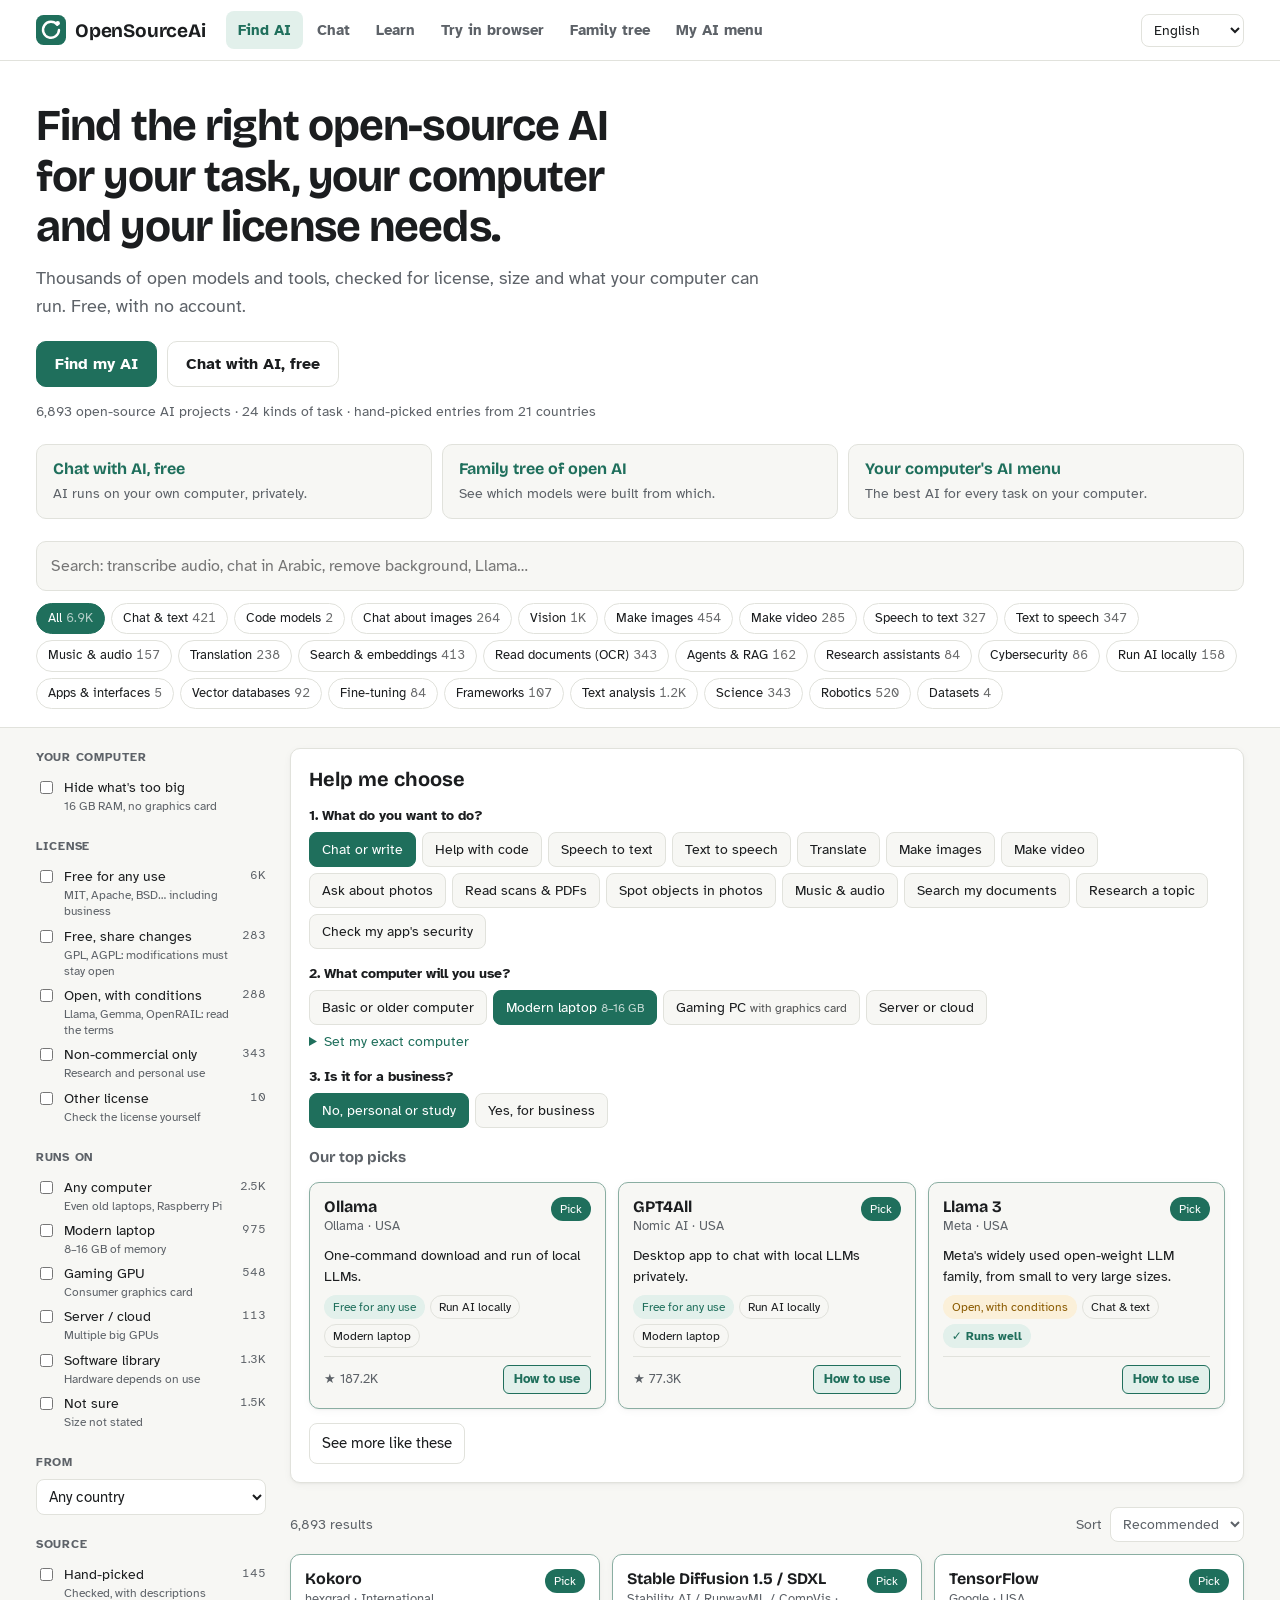
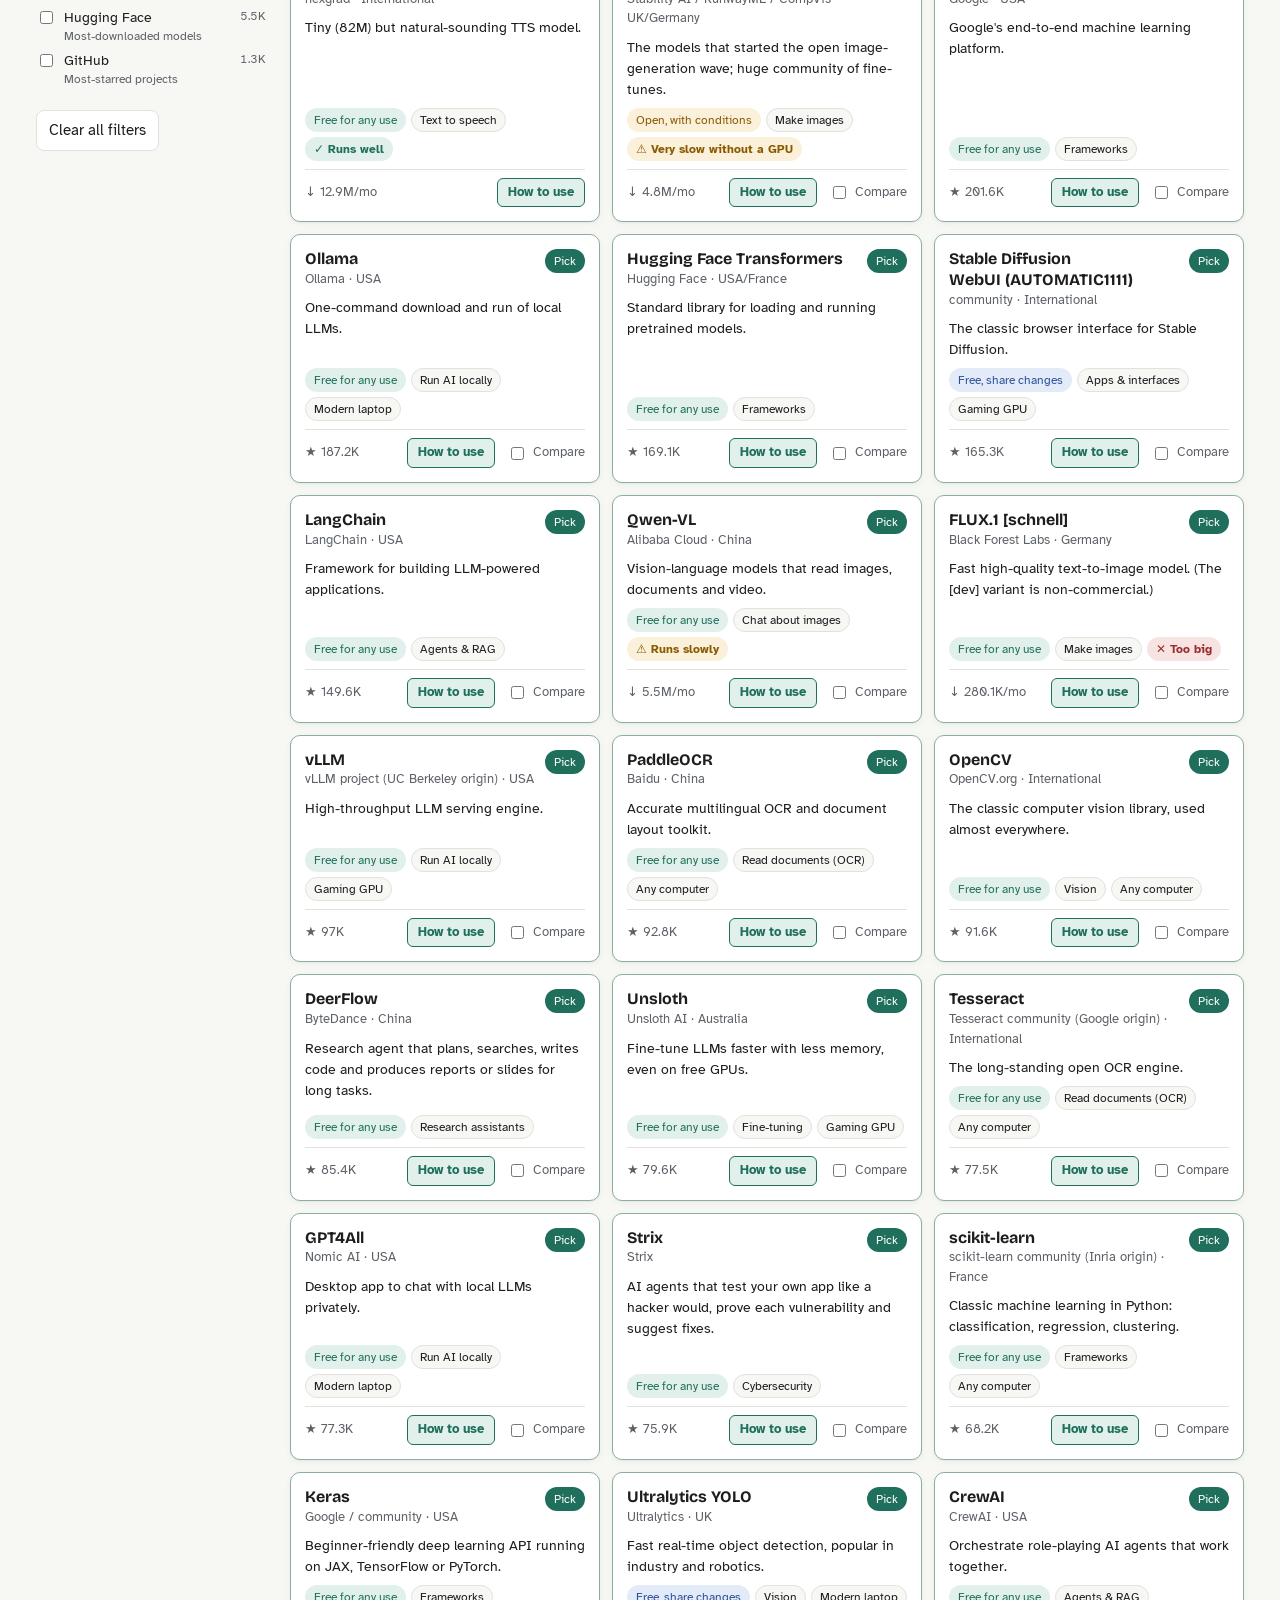
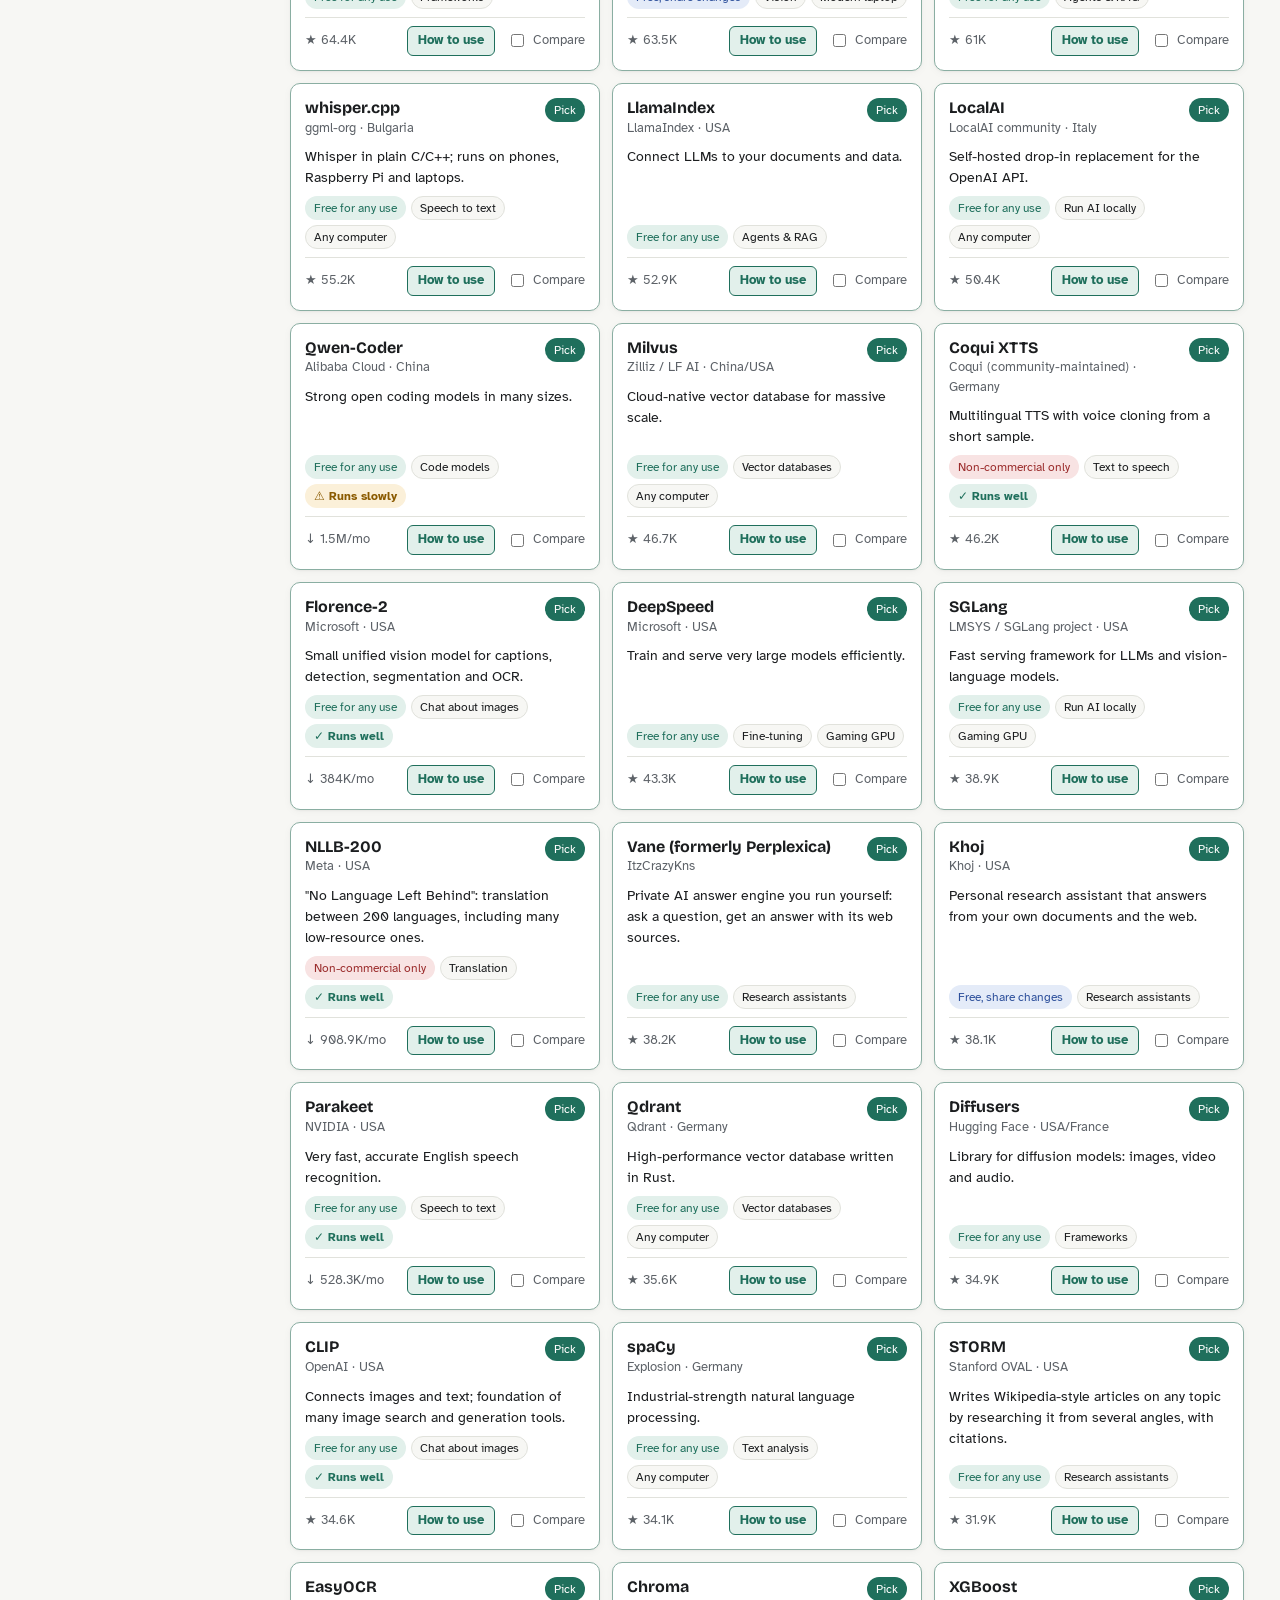
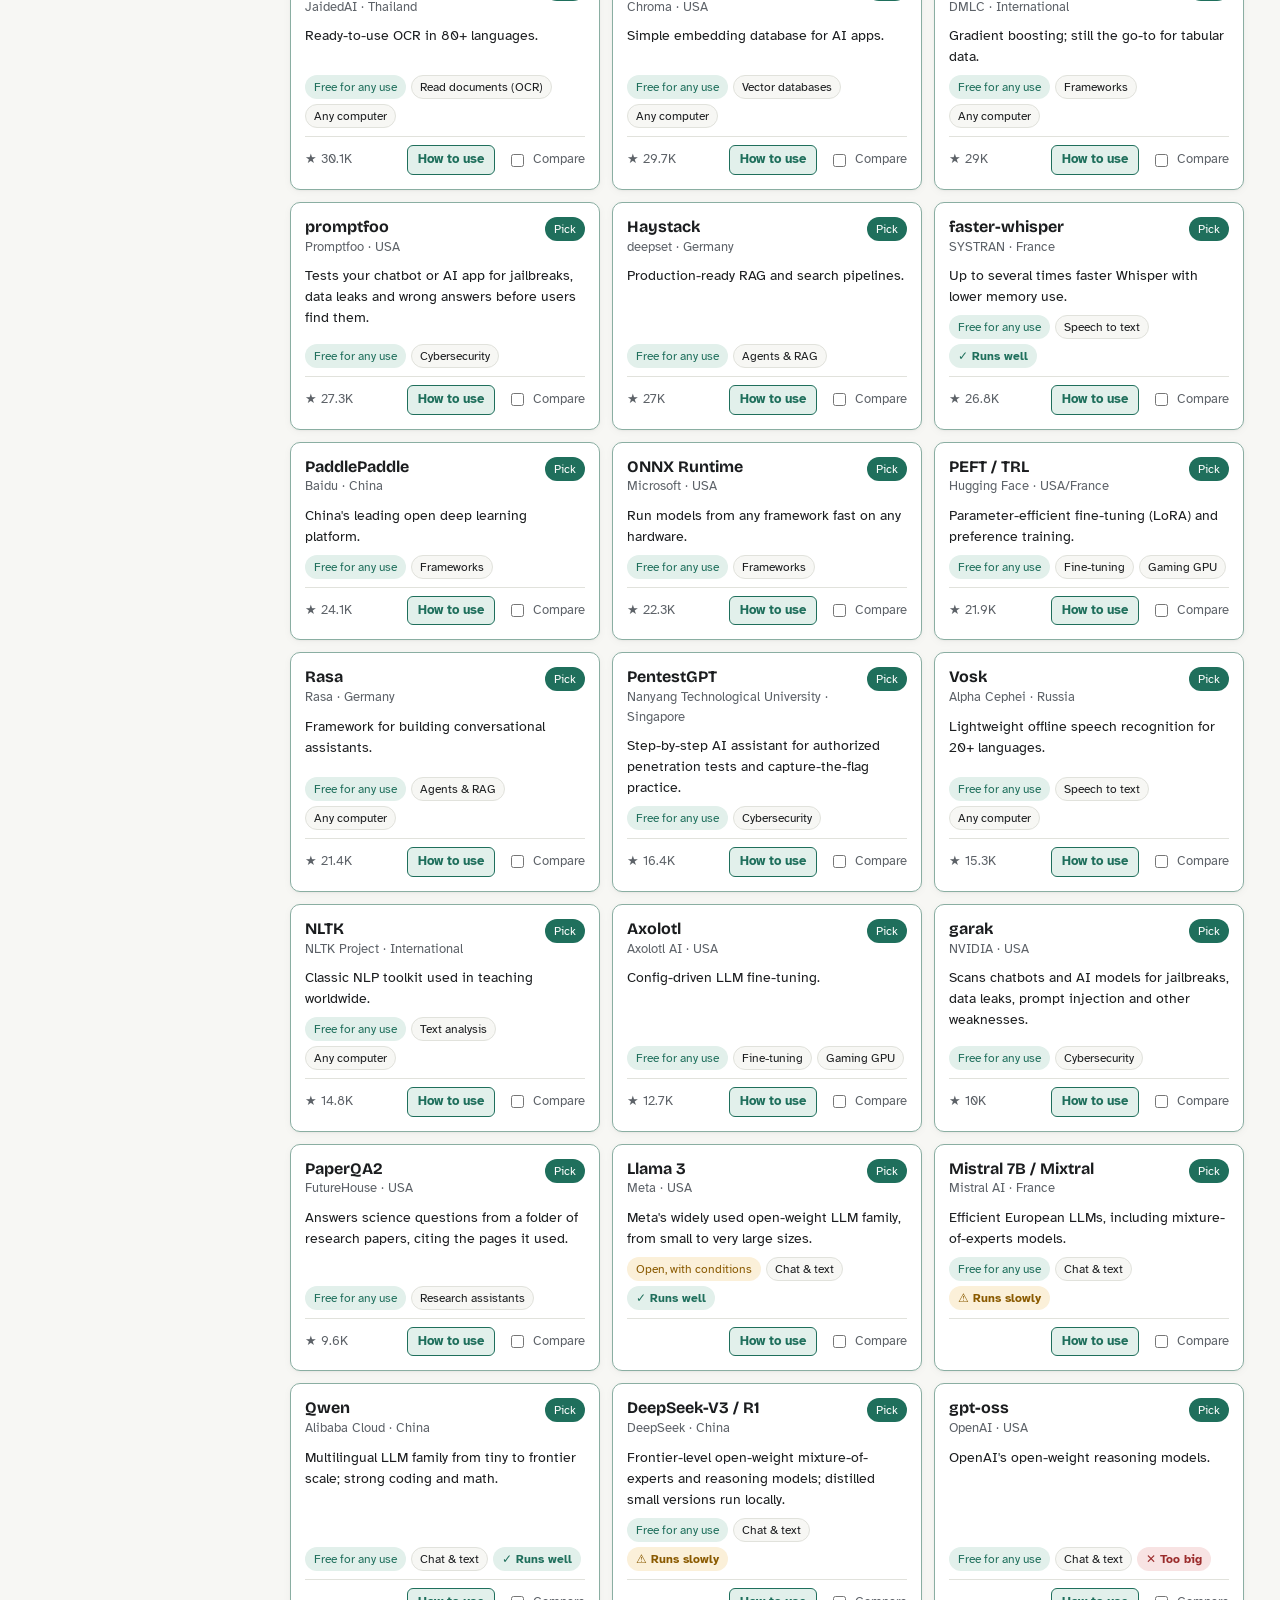
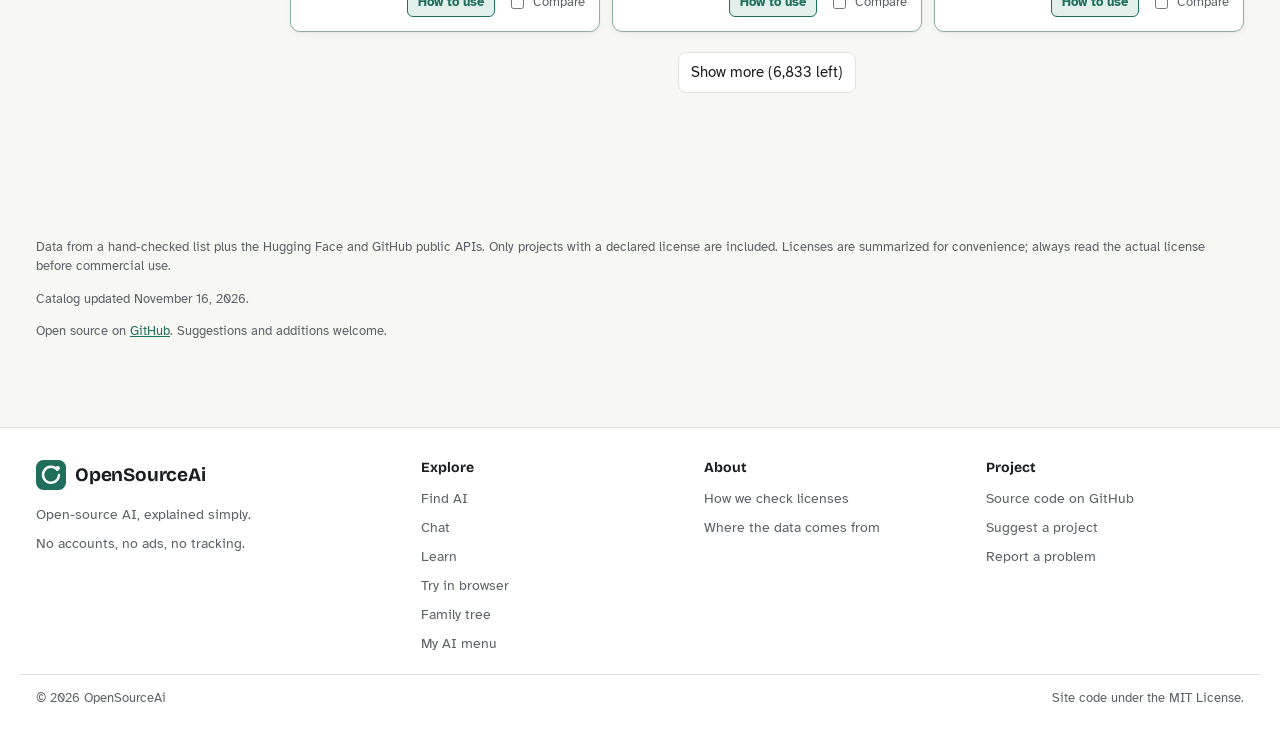
<file: site/index.html>
<!doctype html>
<html lang="en">
<head>
  <meta charset="utf-8">
  <meta name="viewport" content="width=device-width, initial-scale=1">
  <title>OpenSourceAi</title>
  <meta name="claude:viewport-fit-sides" content="cover">
  <meta name="description" content="Find the right open-source AI for your task, your computer and your license needs.">
  <link rel="preconnect" href="https://fonts.googleapis.com">
  <link rel="preconnect" href="https://fonts.gstatic.com" crossorigin>
  <link rel="stylesheet" href="https://fonts.googleapis.com/css2?family=Atkinson+Hyperlegible:wght@400;700&family=Bricolage+Grotesque:opsz,wght@12..96,600;12..96,700&display=swap">
  <link rel="stylesheet" href="style.css?v=bbebe0ced4">
  <!-- site-meta -->
  <link rel="icon" href="favicon.svg" type="image/svg+xml">
  <link rel="apple-touch-icon" href="apple-touch-icon.png">
  <meta name="theme-color" content="#1f6f5c">
  <link rel="canonical" href="https://alishahid74.github.io/OpenSourceAi/">
  <meta property="og:url" content="https://alishahid74.github.io/OpenSourceAi/">
  <meta property="og:type" content="website">
  <meta property="og:site_name" content="OpenSourceAi">
  <meta property="og:title" content="OpenSourceAi">
  <meta property="og:description" content="Find the right open-source AI for your task, your computer and your license needs.">
  <meta property="og:image" content="https://alishahid74.github.io/OpenSourceAi/og-image.png">
  <meta property="og:image:width" content="1200">
  <meta property="og:image:height" content="630">
  <meta name="twitter:card" content="summary_large_image">
  <!-- /site-meta -->
</head>
<body>
  <a class="skip" href="#main" data-i18n="skip">Skip to content</a>
  <!-- site-header -->
  <header class="site-header">
    <div class="wrap site-bar">
      <a class="brand" href="index.html" data-page="index.html"><svg class="brand-mark" viewBox="0 0 32 32" aria-hidden="true"><rect width="32" height="32" rx="8" fill="currentColor"/><path d="M22.6 10.4A8.5 8.5 0 1 0 24.5 16" fill="none" stroke="#fff" stroke-width="2.6" stroke-linecap="round"/><circle cx="23.2" cy="8.8" r="2.3" fill="#fff"/></svg><span>OpenSourceAi</span></a>
      <button class="nav-toggle" type="button" aria-expanded="false" aria-controls="siteNav" data-i18n-aria="nav.toggle" aria-label="Menu">
        <svg viewBox="0 0 24 24" aria-hidden="true"><path d="M4 7h16M4 12h16M4 17h16" stroke="currentColor" stroke-width="2" stroke-linecap="round"/></svg>
      </button>
      <nav id="siteNav" class="site-nav" data-i18n-aria="nav.main" aria-label="Main menu">
        <a href="index.html" data-page="index.html" data-i18n="nav.find" aria-current="page">Find AI</a>
        <a href="chat.html" data-page="chat.html" data-i18n="nav.chatShort">Chat</a>
        <a href="learn.html" data-page="learn.html" data-i18n="nav.learn">Learn</a>
        <a href="try.html" data-page="try.html" data-i18n="nav.tryShort">Try in browser</a>
        <a href="tree.html" data-page="tree.html" data-i18n="nav.treeShort">Family tree</a>
        <a href="menu.html" data-page="menu.html" data-i18n="nav.menuShort">My AI menu</a>
      </nav>
      <label class="langpick"><span class="sr-only" data-i18n="language">Language</span>
        <select id="lang"></select>
      </label>
    </div>
  </header>
  <!-- /site-header -->
  <header class="top hero">
    <div class="wrap">
      <h1 data-i18n="tagline">Find the right open-source AI for your task, your computer and your license needs.</h1>
      <p class="hero-sub" data-i18n="hero.sub"></p>
      <div class="hero-actions">
        <a class="btn primary" href="#finder" data-i18n="hero.find">Find my AI</a>
        <a class="btn ghost" href="chat.html" data-page="chat.html" data-i18n="nav.chat">Chat with AI, free</a>
      </div>
      <p class="counts" id="counts" data-i18n="loading">Loading catalog…</p>
      <div class="home-cards">
        <a class="home-card" href="chat.html" data-page="chat.html"><b data-i18n="nav.chat">Chat with AI, free</b><span data-i18n="home.chat"></span></a>
        <a class="home-card" href="tree.html" data-page="tree.html"><b data-i18n="nav.tree">Family tree of open AI</b><span data-i18n="home.tree"></span></a>
        <a class="home-card" href="menu.html" data-page="menu.html"><b data-i18n="nav.menu">Your computer's AI menu</b><span data-i18n="home.menu"></span></a>
      </div>
      <div class="searchrow">
        <input id="q" type="search" data-i18n-placeholder="searchPlaceholder" data-i18n-aria="search" placeholder="Search: transcribe audio, chat in Arabic, remove background, Llama…" autocomplete="off" aria-label="Search">
        <button id="toggleFilters" class="ghost only-mobile" aria-expanded="false" aria-controls="filters" data-i18n="filters">Filters</button>
      </div>
      <div class="chips" id="categoryChips" role="group" data-i18n-aria="finder.q1" aria-label="What do you want to do?"></div>
    </div>
  </header>

  <div class="wrap layout" id="main">
    <aside id="filters" class="filters">
      <section>
        <h2 data-i18n="side.computer">Your computer</h2>
        <label class="opt"><input type="checkbox" id="fitsOnly">
          <span><span data-i18n="side.hideTooBig">Hide what's too big</span><small id="pcSummary"></small></span></label>
      </section>
      <section>
        <h2 data-i18n="side.license">License</h2>
        <div id="licenseFilter"></div>
      </section>
      <section>
        <h2 data-i18n="side.runsOn">Runs on</h2>
        <div id="hardwareFilter"></div>
      </section>
      <section>
        <h2 data-i18n="side.from">From</h2>
        <select id="country" data-i18n-aria="cmp.country" aria-label="Country"></select>
      </section>
      <section>
        <h2 data-i18n="side.source">Source</h2>
        <div id="sourceFilter"></div>
      </section>
      <button id="reset" class="ghost" data-i18n="side.reset">Clear all filters</button>
    </aside>

    <main>
      <section class="finder" id="finder" aria-labelledby="finderTitle">
        <h2 id="finderTitle" data-i18n="finder.title">Help me choose</h2>
        <div class="finder-q">
          <span class="qlabel" data-i18n="finder.q1">1. What do you want to do?</span>
          <div class="pills" id="fTask" role="group" data-i18n-aria="finder.q1" aria-label="What do you want to do?"></div>
        </div>
        <div class="finder-q">
          <span class="qlabel" data-i18n="finder.q2">2. What computer will you use?</span>
          <div class="pills" id="fHw" role="group" data-i18n-aria="finder.q2" aria-label="What computer will you use?"></div>
          <details class="specs" id="specs">
            <summary data-i18n="specs.summary">Set my exact computer</summary>
            <div class="specs-row">
              <label><span data-i18n="specs.ram">Memory (RAM)</span>
                <select id="pcRam">
                  <option value="4">4 GB</option><option value="8">8 GB</option><option value="16">16 GB</option>
                  <option value="32">32 GB</option><option value="64">64 GB</option><option value="128">128 GB</option>
                </select>
              </label>
              <label><span data-i18n="specs.vram">Graphics card memory</span>
                <select id="pcVram">
                  <option value="0">No graphics card</option><option value="4">4 GB</option><option value="6">6 GB</option>
                  <option value="8">8 GB</option><option value="12">12 GB</option><option value="16">16 GB</option>
                  <option value="24">24 GB</option><option value="48">48 GB</option><option value="80">80 GB or more</option>
                </select>
              </label>
              <label class="opt"><input type="checkbox" id="pcMac"> <span data-i18n="specs.mac">Mac with Apple chip (M1 or newer)</span></label>
            </div>
            <p class="specs-help" data-i18n="specs.help">Windows: Settings → System → About shows your RAM; Task Manager → Performance → GPU shows "Dedicated GPU memory". Mac: Apple menu → About This Mac.</p>
          </details>
        </div>
        <div class="finder-q">
          <span class="qlabel" data-i18n="finder.q3">3. Is it for a business?</span>
          <div class="pills" id="fBiz" role="group" data-i18n-aria="finder.q3" aria-label="Is it for a business?"></div>
        </div>
        <h3 class="picks-title" id="fPicksTitle" data-i18n="finder.picks">Our top picks</h3>
        <div id="fPicks" class="grid picks"></div>
        <button id="fAll" class="ghost" data-i18n="finder.more">See more like these</button>
      </section>

      <div class="resultbar" id="resultsTop">
        <span id="resultCount" aria-live="polite"></span>
        <label><span data-i18n="sort">Sort</span>
          <select id="sort">
            <option value="recommended" data-i18n="sort.recommended">Recommended</option>
            <option value="popular" data-i18n="sort.popular">Most popular</option>
            <option value="name" data-i18n="sort.name">Name A–Z</option>
          </select>
        </label>
      </div>
      <div id="results" class="grid"></div>
      <div class="more"><button id="more" class="ghost" hidden></button></div>
      <p id="empty" class="empty" hidden data-i18n="empty">Nothing matches. Try fewer filters or a different word.</p>
    </main>
  </div>

  <div id="compareBar" class="comparebar" hidden>
    <div class="wrap comparebar-inner">
      <span id="compareList"></span>
      <span id="compareNote" class="notice" role="status"></span>
      <div>
        <button id="compareClear" class="ghost" data-i18n="compare.clear">Clear</button>
        <button id="compareOpen" class="primary" data-i18n="compare.open">Compare</button>
      </div>
    </div>
  </div>

  <dialog id="compareDialog">
    <div class="dialog-head">
      <h2 data-i18n="compare.title">Side-by-side</h2>
      <button id="compareClose" class="ghost" data-i18n-aria="close" aria-label="Close">✕</button>
    </div>
    <div class="table-scroll"><table id="compareTable"></table></div>
  </dialog>

  <dialog id="howtoDialog" aria-labelledby="howtoTitle">
    <div class="dialog-head">
      <h2 id="howtoTitle"></h2>
      <button id="howtoClose" class="ghost" data-i18n-aria="close" aria-label="Close">✕</button>
    </div>
    <div class="howto-body" id="howtoBody"></div>
  </dialog>

  <section class="wrap foot">
    <p data-i18n="foot.data">Data from a hand-checked list plus the Hugging Face and GitHub public APIs. Only projects with a declared license are included.
      Licenses are summarized for convenience; always read the actual license before commercial use.</p>
    <p id="generated"></p>
    <p id="footGithub">Open source on <a href="https://github.com/alishahid74/OpenSourceAi" target="_blank" rel="noopener">GitHub</a>. Suggestions and additions welcome.</p>
  </section>
  <!-- site-footer -->
  <footer class="site-footer">
    <div class="wrap foot-grid">
      <div class="foot-brand">
        <a class="brand" href="index.html" data-page="index.html"><svg class="brand-mark" viewBox="0 0 32 32" aria-hidden="true"><rect width="32" height="32" rx="8" fill="currentColor"/><path d="M22.6 10.4A8.5 8.5 0 1 0 24.5 16" fill="none" stroke="#fff" stroke-width="2.6" stroke-linecap="round"/><circle cx="23.2" cy="8.8" r="2.3" fill="#fff"/></svg><span>OpenSourceAi</span></a>
        <p data-i18n="foot.tagline">Open-source AI, explained simply.</p>
        <p data-i18n="foot.privacy">No accounts, no ads, no tracking.</p>
      </div>
      <nav class="foot-col" aria-labelledby="footExplore">
        <h2 id="footExplore" data-i18n="foot.explore">Explore</h2>
          <a href="index.html" data-page="index.html" data-i18n="nav.find">Find AI</a>
          <a href="chat.html" data-page="chat.html" data-i18n="nav.chatShort">Chat</a>
          <a href="learn.html" data-page="learn.html" data-i18n="nav.learn">Learn</a>
          <a href="try.html" data-page="try.html" data-i18n="nav.tryShort">Try in browser</a>
          <a href="tree.html" data-page="tree.html" data-i18n="nav.treeShort">Family tree</a>
          <a href="menu.html" data-page="menu.html" data-i18n="nav.menuShort">My AI menu</a>
      </nav>
      <div class="foot-col">
        <h2 data-i18n="foot.about">About</h2>
        <a href="https://github.com/alishahid74/OpenSourceAi#rules-for-what-counts-as-open-source" data-i18n="foot.licenses">How we check licenses</a>
        <a href="https://github.com/alishahid74/OpenSourceAi#whats-here" data-i18n="foot.sources">Where the data comes from</a>
      </div>
      <div class="foot-col">
        <h2 data-i18n="foot.project">Project</h2>
        <a href="https://github.com/alishahid74/OpenSourceAi" data-i18n="foot.code">Source code on GitHub</a>
        <a href="https://github.com/alishahid74/OpenSourceAi/issues/new?title=Suggest%20a%20project" data-i18n="foot.suggest">Suggest a project</a>
        <a href="https://github.com/alishahid74/OpenSourceAi/issues/new" data-i18n="foot.report">Report a problem</a>
      </div>
    </div>
    <div class="wrap foot-bottom"><span>© 2026 OpenSourceAi</span><span data-i18n="foot.mit">Site code under the MIT License.</span></div>
  </footer>
  <!-- /site-footer -->


  <script src="i18n.js?v=4f5befcc2c"></script>
  <script src="app.js?v=fa33b8cb42"></script>
</body>
</html>
</file>
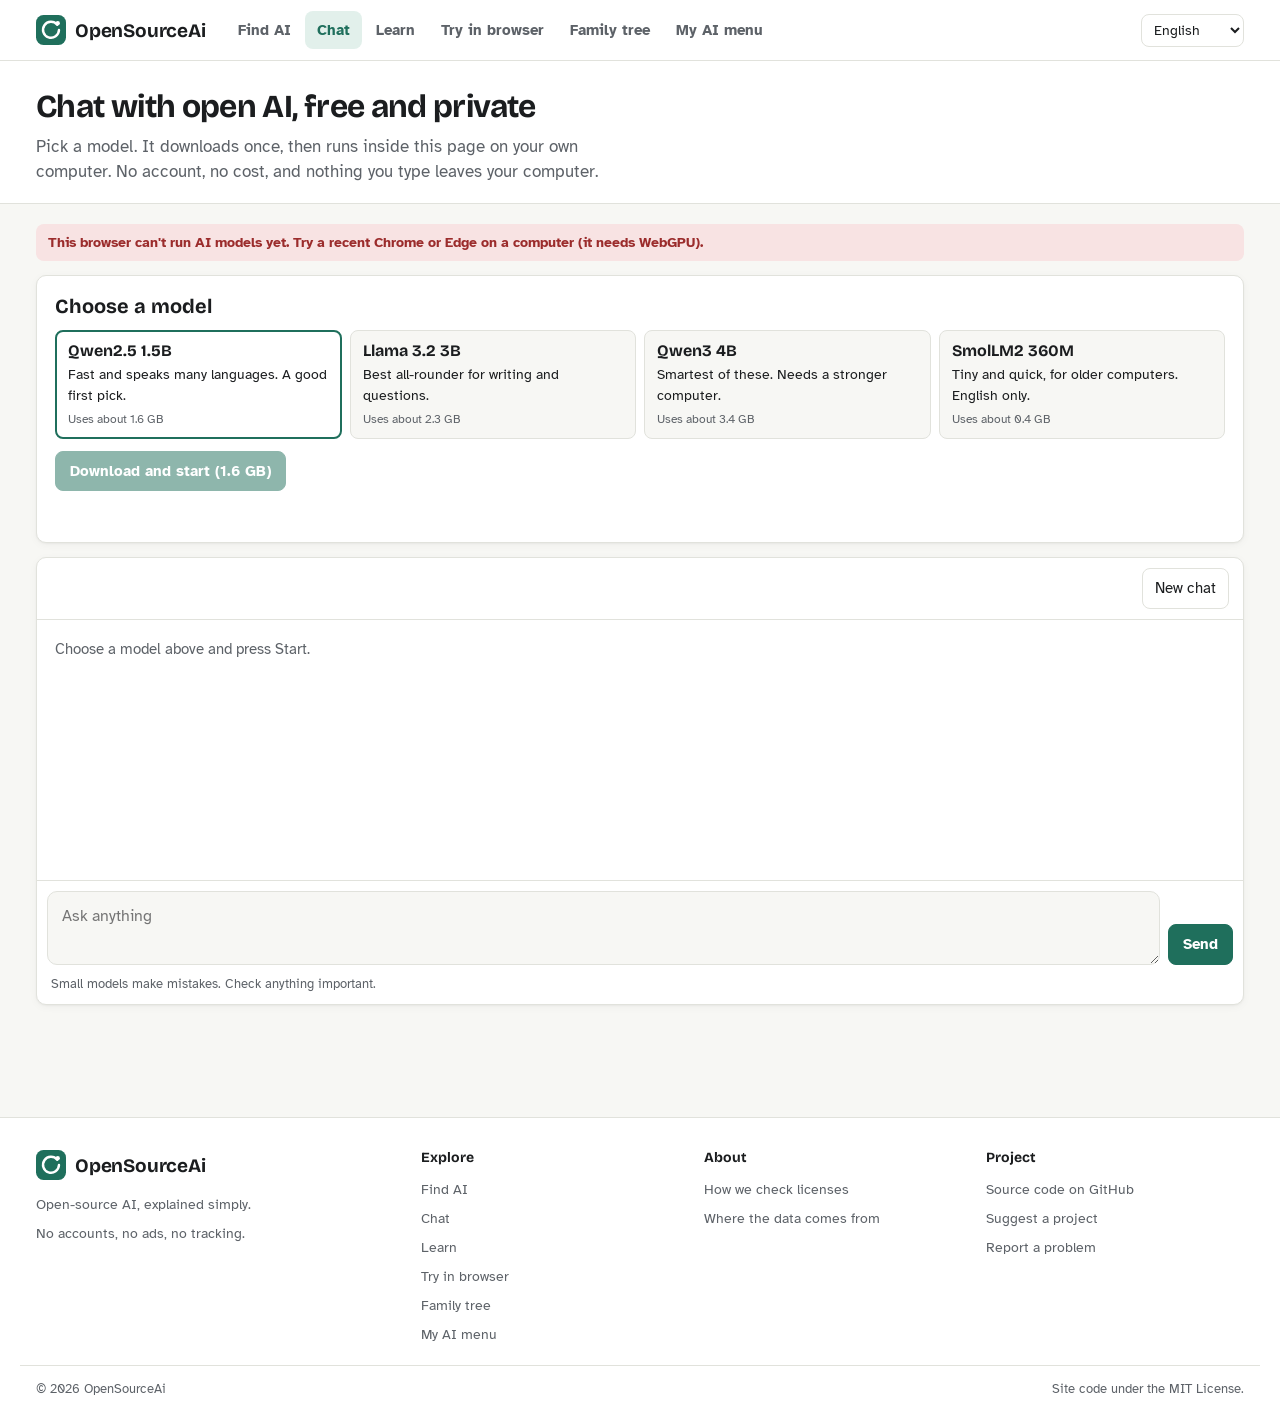
<file: site/chat.html>
<!doctype html>
<html lang="en">
<head>
  <meta charset="utf-8">
  <meta name="viewport" content="width=device-width, initial-scale=1">
  <title>Chat · OpenSourceAi</title>
  <meta name="description" content="Chat with open-source AI for free. The model downloads once and runs inside the page on your own computer, so nothing you type leaves it.">
  <link rel="preconnect" href="https://fonts.googleapis.com">
  <link rel="preconnect" href="https://fonts.gstatic.com" crossorigin>
  <link rel="stylesheet" href="https://fonts.googleapis.com/css2?family=Atkinson+Hyperlegible:wght@400;700&family=Bricolage+Grotesque:opsz,wght@12..96,600;12..96,700&display=swap">
  <link rel="stylesheet" href="style.css?v=bbebe0ced4">
  <!-- site-meta -->
  <link rel="icon" href="favicon.svg" type="image/svg+xml">
  <link rel="apple-touch-icon" href="apple-touch-icon.png">
  <meta name="theme-color" content="#1f6f5c">
  <link rel="canonical" href="https://alishahid74.github.io/OpenSourceAi/chat.html">
  <meta property="og:url" content="https://alishahid74.github.io/OpenSourceAi/chat.html">
  <meta property="og:type" content="website">
  <meta property="og:site_name" content="OpenSourceAi">
  <meta property="og:title" content="Chat · OpenSourceAi">
  <meta property="og:description" content="Chat with open-source AI for free. The model downloads once and runs inside the page on your own computer, so nothing you type leaves it.">
  <meta property="og:image" content="https://alishahid74.github.io/OpenSourceAi/og-image.png">
  <meta property="og:image:width" content="1200">
  <meta property="og:image:height" content="630">
  <meta name="twitter:card" content="summary_large_image">
  <!-- /site-meta -->
</head>
<body>
  <a class="skip" href="#main" data-i18n="skip">Skip to content</a>
  <!-- site-header -->
  <header class="site-header">
    <div class="wrap site-bar">
      <a class="brand" href="index.html" data-page="index.html"><svg class="brand-mark" viewBox="0 0 32 32" aria-hidden="true"><rect width="32" height="32" rx="8" fill="currentColor"/><path d="M22.6 10.4A8.5 8.5 0 1 0 24.5 16" fill="none" stroke="#fff" stroke-width="2.6" stroke-linecap="round"/><circle cx="23.2" cy="8.8" r="2.3" fill="#fff"/></svg><span>OpenSourceAi</span></a>
      <button class="nav-toggle" type="button" aria-expanded="false" aria-controls="siteNav" data-i18n-aria="nav.toggle" aria-label="Menu">
        <svg viewBox="0 0 24 24" aria-hidden="true"><path d="M4 7h16M4 12h16M4 17h16" stroke="currentColor" stroke-width="2" stroke-linecap="round"/></svg>
      </button>
      <nav id="siteNav" class="site-nav" data-i18n-aria="nav.main" aria-label="Main menu">
        <a href="index.html" data-page="index.html" data-i18n="nav.find">Find AI</a>
        <a href="chat.html" data-page="chat.html" data-i18n="nav.chatShort" aria-current="page">Chat</a>
        <a href="learn.html" data-page="learn.html" data-i18n="nav.learn">Learn</a>
        <a href="try.html" data-page="try.html" data-i18n="nav.tryShort">Try in browser</a>
        <a href="tree.html" data-page="tree.html" data-i18n="nav.treeShort">Family tree</a>
        <a href="menu.html" data-page="menu.html" data-i18n="nav.menuShort">My AI menu</a>
      </nav>
      <label class="langpick"><span class="sr-only" data-i18n="language">Language</span>
        <select id="lang"></select>
      </label>
    </div>
  </header>
  <!-- /site-header -->
  <header class="top">
    <div class="wrap">
      <h1 class="try-title" data-i18n="chat.title">Chat with open AI, free and private</h1>
      <p class="tagline" data-i18n="chat.intro"></p>
    </div>
  </header>

  <main id="main" class="wrap chat-page">
    <p id="support" class="chat-support" role="status" data-i18n="chat.checking"></p>

    <section class="demo chat-models" aria-labelledby="pickTitle">
      <h2 id="pickTitle" data-i18n="chat.pick">Choose a model</h2>
      <div id="models" class="model-cards"></div>
      <div class="demo-actions">
        <button id="start" class="primary" type="button"></button>
      </div>
      <progress id="loadBar" max="1" value="0" hidden></progress>
      <p id="loadStatus" class="demo-status" role="status"></p>
    </section>

    <section class="chat-box" aria-labelledby="modelName">
      <div class="chat-head">
        <h2 id="modelName" dir="ltr"></h2>
        <span id="chatState" class="demo-meta" role="status"></span>
        <button id="newChat" class="ghost" type="button" data-i18n="chat.new">New chat</button>
      </div>
      <div id="log" class="chat-log"></div>
      <form id="chatForm" class="chat-input">
        <label for="q" class="sr-only" data-i18n="chat.placeholder">Ask anything</label>
        <textarea id="q" rows="2" dir="auto" data-i18n-placeholder="chat.placeholder"></textarea>
        <button id="send" class="primary" data-i18n="chat.send">Send</button>
        <button id="stop" class="ghost" type="button" data-i18n="chat.stop" hidden>Stop</button>
      </form>
      <p class="demo-meta" data-i18n="chat.warn"></p>
    </section>
  </main>
  <!-- site-footer -->
  <footer class="site-footer">
    <div class="wrap foot-grid">
      <div class="foot-brand">
        <a class="brand" href="index.html" data-page="index.html"><svg class="brand-mark" viewBox="0 0 32 32" aria-hidden="true"><rect width="32" height="32" rx="8" fill="currentColor"/><path d="M22.6 10.4A8.5 8.5 0 1 0 24.5 16" fill="none" stroke="#fff" stroke-width="2.6" stroke-linecap="round"/><circle cx="23.2" cy="8.8" r="2.3" fill="#fff"/></svg><span>OpenSourceAi</span></a>
        <p data-i18n="foot.tagline">Open-source AI, explained simply.</p>
        <p data-i18n="foot.privacy">No accounts, no ads, no tracking.</p>
      </div>
      <nav class="foot-col" aria-labelledby="footExplore">
        <h2 id="footExplore" data-i18n="foot.explore">Explore</h2>
          <a href="index.html" data-page="index.html" data-i18n="nav.find">Find AI</a>
          <a href="chat.html" data-page="chat.html" data-i18n="nav.chatShort">Chat</a>
          <a href="learn.html" data-page="learn.html" data-i18n="nav.learn">Learn</a>
          <a href="try.html" data-page="try.html" data-i18n="nav.tryShort">Try in browser</a>
          <a href="tree.html" data-page="tree.html" data-i18n="nav.treeShort">Family tree</a>
          <a href="menu.html" data-page="menu.html" data-i18n="nav.menuShort">My AI menu</a>
      </nav>
      <div class="foot-col">
        <h2 data-i18n="foot.about">About</h2>
        <a href="https://github.com/alishahid74/OpenSourceAi#rules-for-what-counts-as-open-source" data-i18n="foot.licenses">How we check licenses</a>
        <a href="https://github.com/alishahid74/OpenSourceAi#whats-here" data-i18n="foot.sources">Where the data comes from</a>
      </div>
      <div class="foot-col">
        <h2 data-i18n="foot.project">Project</h2>
        <a href="https://github.com/alishahid74/OpenSourceAi" data-i18n="foot.code">Source code on GitHub</a>
        <a href="https://github.com/alishahid74/OpenSourceAi/issues/new?title=Suggest%20a%20project" data-i18n="foot.suggest">Suggest a project</a>
        <a href="https://github.com/alishahid74/OpenSourceAi/issues/new" data-i18n="foot.report">Report a problem</a>
      </div>
    </div>
    <div class="wrap foot-bottom"><span>© 2026 OpenSourceAi</span><span data-i18n="foot.mit">Site code under the MIT License.</span></div>
  </footer>
  <!-- /site-footer -->


  <script src="i18n.js?v=4f5befcc2c"></script>
  <script type="module" src="chat.js?v=d7f51d6986"></script>
</body>
</html>
</file>
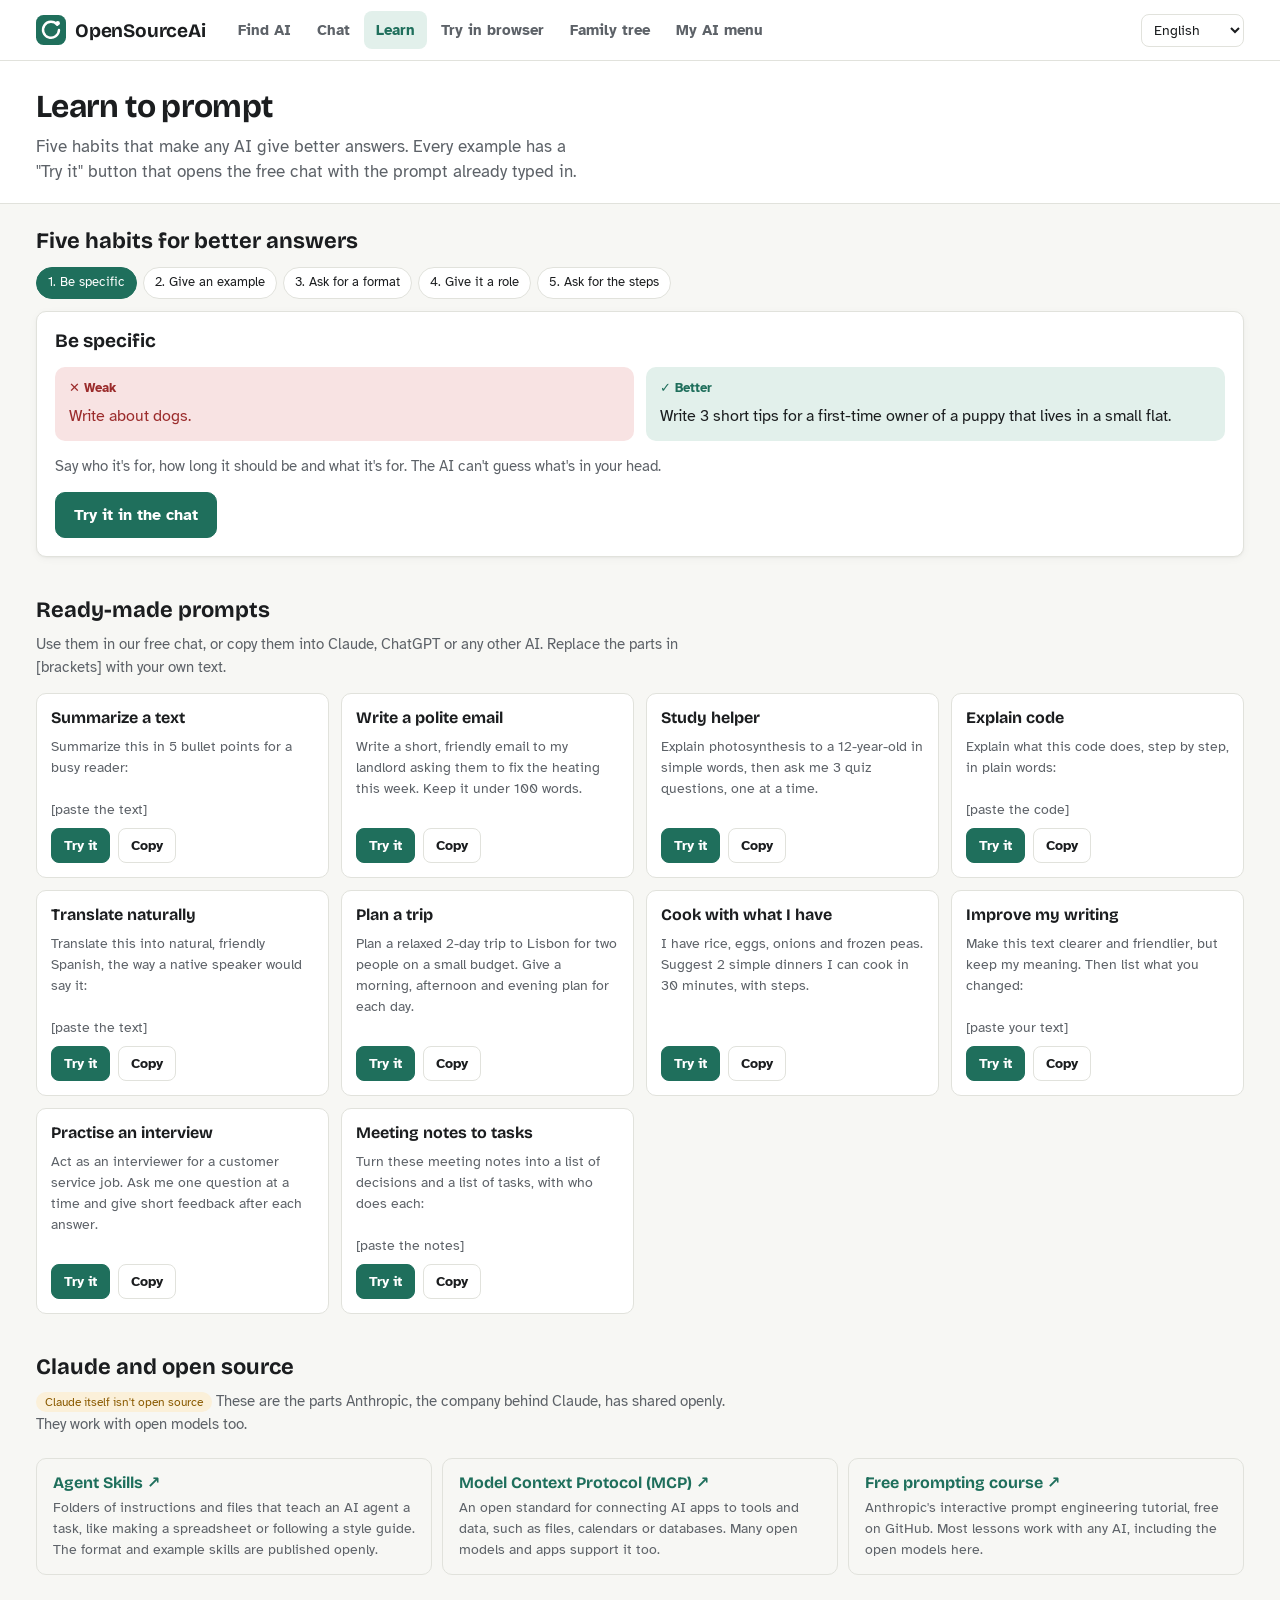
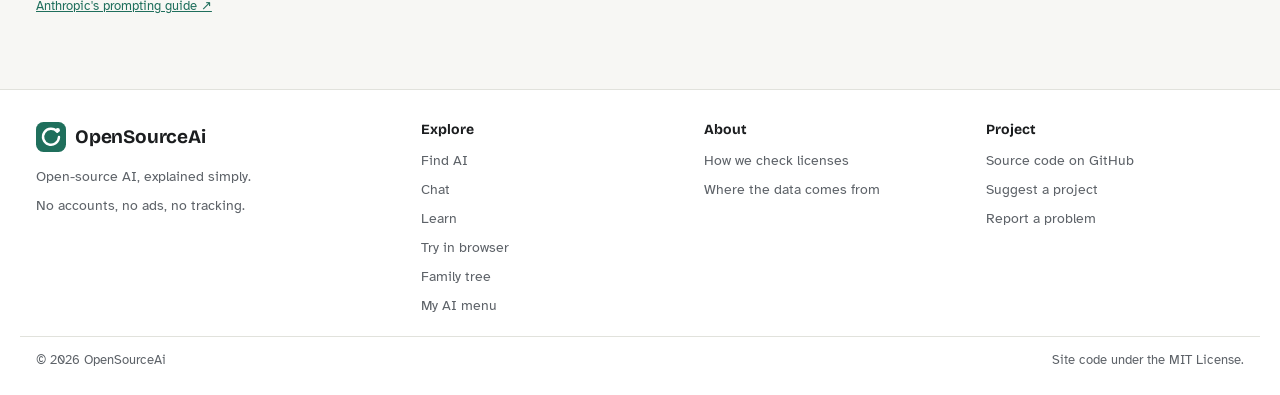
<file: site/learn.html>
<!doctype html>
<html lang="en">
<head>
  <meta charset="utf-8">
  <meta name="viewport" content="width=device-width, initial-scale=1">
  <title>Learn to prompt · OpenSourceAi</title>
  <meta name="description" content="Five habits that make any AI give better answers, ready-made prompts you can try in a free chat, and Anthropic's open-source tools explained simply.">
  <link rel="preconnect" href="https://fonts.googleapis.com">
  <link rel="preconnect" href="https://fonts.gstatic.com" crossorigin>
  <link rel="stylesheet" href="https://fonts.googleapis.com/css2?family=Atkinson+Hyperlegible:wght@400;700&family=Bricolage+Grotesque:opsz,wght@12..96,600;12..96,700&display=swap">
  <link rel="stylesheet" href="style.css?v=bbebe0ced4">
  <!-- site-meta -->
  <link rel="icon" href="favicon.svg" type="image/svg+xml">
  <link rel="apple-touch-icon" href="apple-touch-icon.png">
  <meta name="theme-color" content="#1f6f5c">
  <link rel="canonical" href="https://alishahid74.github.io/OpenSourceAi/learn.html">
  <meta property="og:url" content="https://alishahid74.github.io/OpenSourceAi/learn.html">
  <meta property="og:type" content="website">
  <meta property="og:site_name" content="OpenSourceAi">
  <meta property="og:title" content="Learn to prompt · OpenSourceAi">
  <meta property="og:description" content="Five habits that make any AI give better answers, ready-made prompts you can try in a free chat, and Anthropic's open-source tools explained simply.">
  <meta property="og:image" content="https://alishahid74.github.io/OpenSourceAi/og-image.png">
  <meta property="og:image:width" content="1200">
  <meta property="og:image:height" content="630">
  <meta name="twitter:card" content="summary_large_image">
  <!-- /site-meta -->
</head>
<body>
  <a class="skip" href="#main" data-i18n="skip">Skip to content</a>
  <!-- site-header -->
  <header class="site-header">
    <div class="wrap site-bar">
      <a class="brand" href="index.html" data-page="index.html"><svg class="brand-mark" viewBox="0 0 32 32" aria-hidden="true"><rect width="32" height="32" rx="8" fill="currentColor"/><path d="M22.6 10.4A8.5 8.5 0 1 0 24.5 16" fill="none" stroke="#fff" stroke-width="2.6" stroke-linecap="round"/><circle cx="23.2" cy="8.8" r="2.3" fill="#fff"/></svg><span>OpenSourceAi</span></a>
      <button class="nav-toggle" type="button" aria-expanded="false" aria-controls="siteNav" data-i18n-aria="nav.toggle" aria-label="Menu">
        <svg viewBox="0 0 24 24" aria-hidden="true"><path d="M4 7h16M4 12h16M4 17h16" stroke="currentColor" stroke-width="2" stroke-linecap="round"/></svg>
      </button>
      <nav id="siteNav" class="site-nav" data-i18n-aria="nav.main" aria-label="Main menu">
        <a href="index.html" data-page="index.html" data-i18n="nav.find">Find AI</a>
        <a href="chat.html" data-page="chat.html" data-i18n="nav.chatShort">Chat</a>
        <a href="learn.html" data-page="learn.html" data-i18n="nav.learn" aria-current="page">Learn</a>
        <a href="try.html" data-page="try.html" data-i18n="nav.tryShort">Try in browser</a>
        <a href="tree.html" data-page="tree.html" data-i18n="nav.treeShort">Family tree</a>
        <a href="menu.html" data-page="menu.html" data-i18n="nav.menuShort">My AI menu</a>
      </nav>
      <label class="langpick"><span class="sr-only" data-i18n="language">Language</span>
        <select id="lang"></select>
      </label>
    </div>
  </header>
  <!-- /site-header -->
  <header class="top">
    <div class="wrap">
      <h1 class="try-title" data-i18n="learn.title">Learn to prompt</h1>
      <p class="tagline" data-i18n="learn.intro"></p>
    </div>
  </header>

  <main id="main" class="wrap learn-page">
    <section aria-labelledby="lessonsTitle">
      <h2 id="lessonsTitle" class="section-title" data-i18n="learn.lessons">Five habits for better answers</h2>
      <div id="lessonTabs" class="chips lesson-tabs" role="group" data-i18n-aria="learn.lessons"></div>
      <div id="lesson" class="lesson" aria-live="polite"></div>
    </section>

    <section aria-labelledby="libraryTitle">
      <h2 id="libraryTitle" class="section-title" data-i18n="learn.library">Ready-made prompts</h2>
      <p class="section-intro" data-i18n="learn.libraryIntro"></p>
      <div id="prompts" class="prompt-grid"></div>
    </section>

    <section aria-labelledby="claudeTitle">
      <h2 id="claudeTitle" class="section-title" data-i18n="learn.claude">Claude and open source</h2>
      <p class="section-intro"><span class="tag lic-custom" data-i18n="learn.claudeTag">Claude itself isn't open source</span> <span data-i18n="learn.claudeIntro"></span></p>
      <div id="claudeCards" class="home-cards"></div>
      <p class="demo-meta"><a href="https://docs.anthropic.com/en/docs/build-with-claude/prompt-engineering/overview" target="_blank" rel="noopener" data-i18n="learn.claudeDocs">Anthropic's prompting guide ↗</a></p>
    </section>
  </main>

  <!-- site-footer -->
  <footer class="site-footer">
    <div class="wrap foot-grid">
      <div class="foot-brand">
        <a class="brand" href="index.html" data-page="index.html"><svg class="brand-mark" viewBox="0 0 32 32" aria-hidden="true"><rect width="32" height="32" rx="8" fill="currentColor"/><path d="M22.6 10.4A8.5 8.5 0 1 0 24.5 16" fill="none" stroke="#fff" stroke-width="2.6" stroke-linecap="round"/><circle cx="23.2" cy="8.8" r="2.3" fill="#fff"/></svg><span>OpenSourceAi</span></a>
        <p data-i18n="foot.tagline">Open-source AI, explained simply.</p>
        <p data-i18n="foot.privacy">No accounts, no ads, no tracking.</p>
      </div>
      <nav class="foot-col" aria-labelledby="footExplore">
        <h2 id="footExplore" data-i18n="foot.explore">Explore</h2>
          <a href="index.html" data-page="index.html" data-i18n="nav.find">Find AI</a>
          <a href="chat.html" data-page="chat.html" data-i18n="nav.chatShort">Chat</a>
          <a href="learn.html" data-page="learn.html" data-i18n="nav.learn">Learn</a>
          <a href="try.html" data-page="try.html" data-i18n="nav.tryShort">Try in browser</a>
          <a href="tree.html" data-page="tree.html" data-i18n="nav.treeShort">Family tree</a>
          <a href="menu.html" data-page="menu.html" data-i18n="nav.menuShort">My AI menu</a>
      </nav>
      <div class="foot-col">
        <h2 data-i18n="foot.about">About</h2>
        <a href="https://github.com/alishahid74/OpenSourceAi#rules-for-what-counts-as-open-source" data-i18n="foot.licenses">How we check licenses</a>
        <a href="https://github.com/alishahid74/OpenSourceAi#whats-here" data-i18n="foot.sources">Where the data comes from</a>
      </div>
      <div class="foot-col">
        <h2 data-i18n="foot.project">Project</h2>
        <a href="https://github.com/alishahid74/OpenSourceAi" data-i18n="foot.code">Source code on GitHub</a>
        <a href="https://github.com/alishahid74/OpenSourceAi/issues/new?title=Suggest%20a%20project" data-i18n="foot.suggest">Suggest a project</a>
        <a href="https://github.com/alishahid74/OpenSourceAi/issues/new" data-i18n="foot.report">Report a problem</a>
      </div>
    </div>
    <div class="wrap foot-bottom"><span>© 2026 OpenSourceAi</span><span data-i18n="foot.mit">Site code under the MIT License.</span></div>
  </footer>
  <!-- /site-footer -->
  <script src="i18n.js?v=4f5befcc2c"></script>
  <script src="learn.js?v=420c498b08"></script>
</body>
</html>
</file>
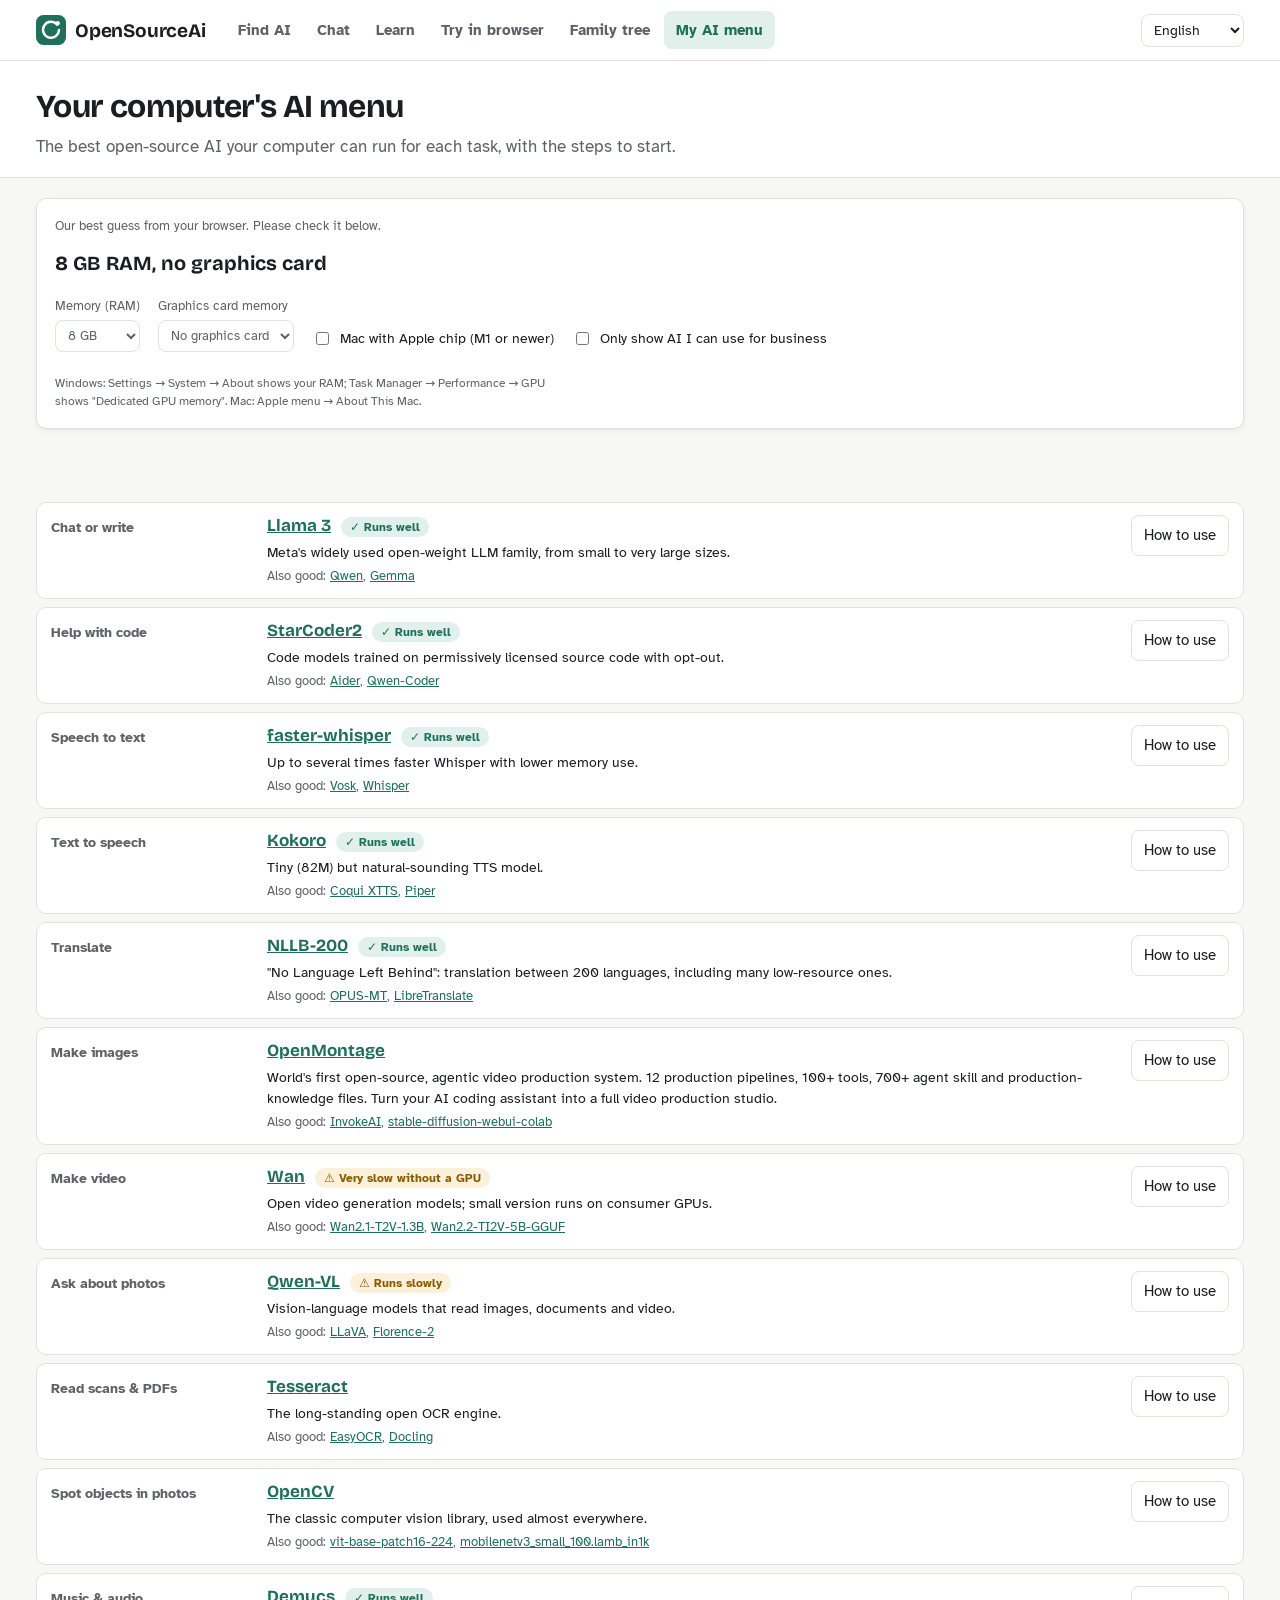
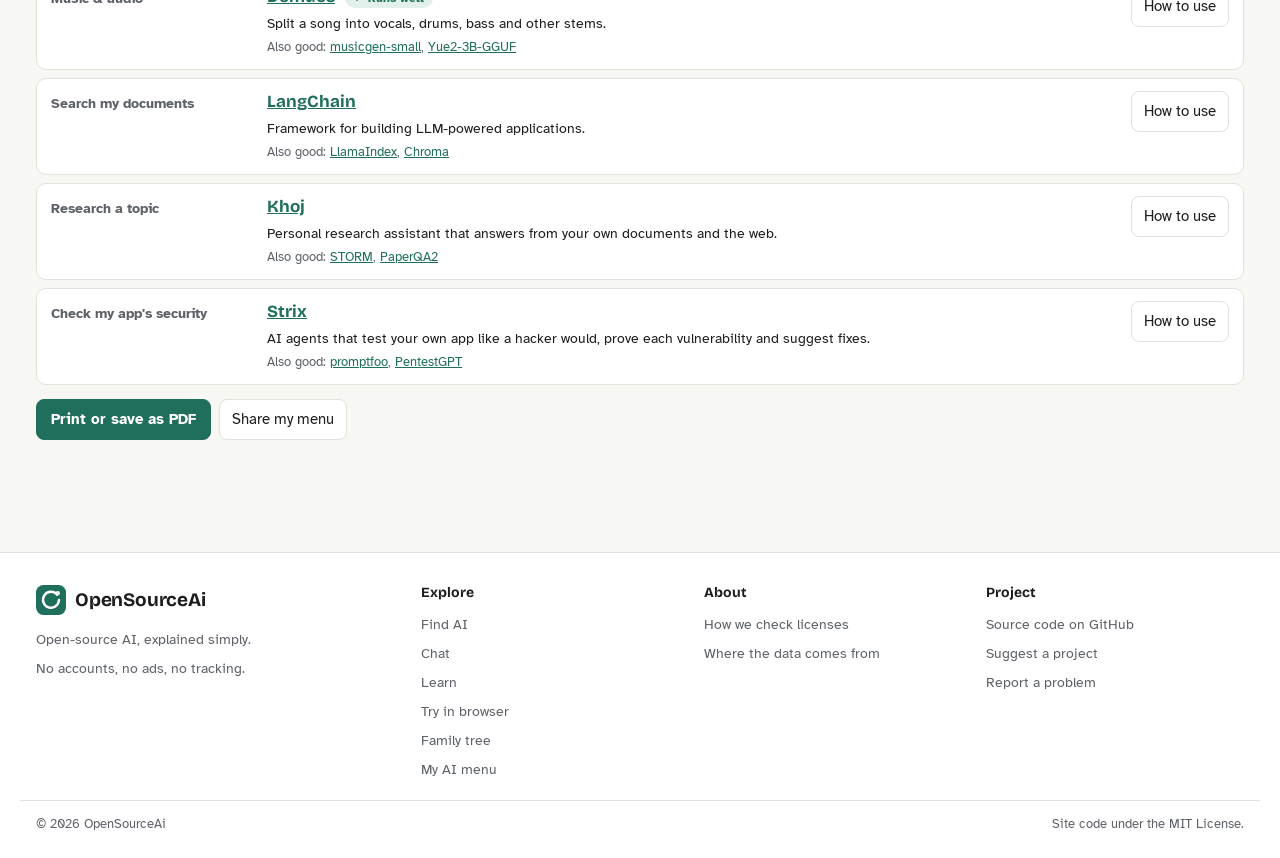
<file: site/menu.html>
<!doctype html>
<html lang="en">
<head>
  <meta charset="utf-8">
  <meta name="viewport" content="width=device-width, initial-scale=1">
  <title>AI Menu · OpenSourceAi</title>
  <meta name="description" content="The best open-source AI your computer can run for every task, with the steps to start.">
  <link rel="preconnect" href="https://fonts.googleapis.com">
  <link rel="preconnect" href="https://fonts.gstatic.com" crossorigin>
  <link rel="stylesheet" href="https://fonts.googleapis.com/css2?family=Atkinson+Hyperlegible:wght@400;700&family=Bricolage+Grotesque:opsz,wght@12..96,600;12..96,700&display=swap">
  <link rel="stylesheet" href="style.css?v=bbebe0ced4">
  <!-- site-meta -->
  <link rel="icon" href="favicon.svg" type="image/svg+xml">
  <link rel="apple-touch-icon" href="apple-touch-icon.png">
  <meta name="theme-color" content="#1f6f5c">
  <link rel="canonical" href="https://alishahid74.github.io/OpenSourceAi/menu.html">
  <meta property="og:url" content="https://alishahid74.github.io/OpenSourceAi/menu.html">
  <meta property="og:type" content="website">
  <meta property="og:site_name" content="OpenSourceAi">
  <meta property="og:title" content="AI Menu · OpenSourceAi">
  <meta property="og:description" content="The best open-source AI your computer can run for every task, with the steps to start.">
  <meta property="og:image" content="https://alishahid74.github.io/OpenSourceAi/og-image.png">
  <meta property="og:image:width" content="1200">
  <meta property="og:image:height" content="630">
  <meta name="twitter:card" content="summary_large_image">
  <!-- /site-meta -->
</head>
<body>
  <a class="skip" href="#main" data-i18n="skip">Skip to content</a>
  <!-- site-header -->
  <header class="site-header">
    <div class="wrap site-bar">
      <a class="brand" href="index.html" data-page="index.html"><svg class="brand-mark" viewBox="0 0 32 32" aria-hidden="true"><rect width="32" height="32" rx="8" fill="currentColor"/><path d="M22.6 10.4A8.5 8.5 0 1 0 24.5 16" fill="none" stroke="#fff" stroke-width="2.6" stroke-linecap="round"/><circle cx="23.2" cy="8.8" r="2.3" fill="#fff"/></svg><span>OpenSourceAi</span></a>
      <button class="nav-toggle" type="button" aria-expanded="false" aria-controls="siteNav" data-i18n-aria="nav.toggle" aria-label="Menu">
        <svg viewBox="0 0 24 24" aria-hidden="true"><path d="M4 7h16M4 12h16M4 17h16" stroke="currentColor" stroke-width="2" stroke-linecap="round"/></svg>
      </button>
      <nav id="siteNav" class="site-nav" data-i18n-aria="nav.main" aria-label="Main menu">
        <a href="index.html" data-page="index.html" data-i18n="nav.find">Find AI</a>
        <a href="chat.html" data-page="chat.html" data-i18n="nav.chatShort">Chat</a>
        <a href="learn.html" data-page="learn.html" data-i18n="nav.learn">Learn</a>
        <a href="try.html" data-page="try.html" data-i18n="nav.tryShort">Try in browser</a>
        <a href="tree.html" data-page="tree.html" data-i18n="nav.treeShort">Family tree</a>
        <a href="menu.html" data-page="menu.html" data-i18n="nav.menuShort" aria-current="page">My AI menu</a>
      </nav>
      <label class="langpick"><span class="sr-only" data-i18n="language">Language</span>
        <select id="lang"></select>
      </label>
    </div>
  </header>
  <!-- /site-header -->
  <header class="top">
    <div class="wrap">
      <h1 class="try-title" data-i18n="menu.title">Your computer's AI menu</h1>
      <p class="tagline" data-i18n="menu.intro"></p>
    </div>
  </header>

  <main id="main" class="wrap menu-page">
    <section class="finder menu-pc">
      <p id="pcSource" class="demo-meta"></p>
      <h2 id="pcLine"></h2>
      <div class="specs-row no-print">
        <label><span data-i18n="specs.ram">Memory (RAM)</span>
          <select id="pcRam">
            <option value="4">4 GB</option><option value="8">8 GB</option><option value="16">16 GB</option>
            <option value="32">32 GB</option><option value="64">64 GB</option><option value="128">128 GB</option>
          </select>
        </label>
        <label><span data-i18n="specs.vram">Graphics card memory</span>
          <select id="pcVram">
            <option value="0">No graphics card</option><option value="4">4 GB</option><option value="6">6 GB</option>
            <option value="8">8 GB</option><option value="12">12 GB</option><option value="16">16 GB</option>
            <option value="24">24 GB</option><option value="48">48 GB</option><option value="80">80 GB or more</option>
          </select>
        </label>
        <label class="opt"><input type="checkbox" id="pcMac"> <span data-i18n="specs.mac">Mac with Apple chip (M1 or newer)</span></label>
        <label class="opt"><input type="checkbox" id="biz"> <span data-i18n="menu.business">Only show AI I can use for business</span></label>
      </div>
      <p class="specs-help no-print" data-i18n="specs.help"></p>
    </section>

    <p id="menuStatus" class="demo-status" role="status"></p>
    <ol id="menu" class="menu-list"></ol>

    <div class="demo-actions no-print">
      <button id="print" class="primary" data-i18n="menu.print">Print or save as PDF</button>
      <button id="share" class="ghost" data-i18n="menu.share">Share my menu</button>
      <span id="shareNote" class="demo-status" role="status"></span>
    </div>
    <p id="made" class="print-only demo-meta"></p>
  </main>

  <dialog id="howtoDialog" aria-labelledby="howtoTitle">
    <div class="dialog-head">
      <h2 id="howtoTitle"></h2>
      <button id="howtoClose" class="ghost" data-i18n-aria="close" aria-label="Close">✕</button>
    </div>
    <div class="howto-body" id="howtoBody"></div>
  </dialog>
  <!-- site-footer -->
  <footer class="site-footer">
    <div class="wrap foot-grid">
      <div class="foot-brand">
        <a class="brand" href="index.html" data-page="index.html"><svg class="brand-mark" viewBox="0 0 32 32" aria-hidden="true"><rect width="32" height="32" rx="8" fill="currentColor"/><path d="M22.6 10.4A8.5 8.5 0 1 0 24.5 16" fill="none" stroke="#fff" stroke-width="2.6" stroke-linecap="round"/><circle cx="23.2" cy="8.8" r="2.3" fill="#fff"/></svg><span>OpenSourceAi</span></a>
        <p data-i18n="foot.tagline">Open-source AI, explained simply.</p>
        <p data-i18n="foot.privacy">No accounts, no ads, no tracking.</p>
      </div>
      <nav class="foot-col" aria-labelledby="footExplore">
        <h2 id="footExplore" data-i18n="foot.explore">Explore</h2>
          <a href="index.html" data-page="index.html" data-i18n="nav.find">Find AI</a>
          <a href="chat.html" data-page="chat.html" data-i18n="nav.chatShort">Chat</a>
          <a href="learn.html" data-page="learn.html" data-i18n="nav.learn">Learn</a>
          <a href="try.html" data-page="try.html" data-i18n="nav.tryShort">Try in browser</a>
          <a href="tree.html" data-page="tree.html" data-i18n="nav.treeShort">Family tree</a>
          <a href="menu.html" data-page="menu.html" data-i18n="nav.menuShort">My AI menu</a>
      </nav>
      <div class="foot-col">
        <h2 data-i18n="foot.about">About</h2>
        <a href="https://github.com/alishahid74/OpenSourceAi#rules-for-what-counts-as-open-source" data-i18n="foot.licenses">How we check licenses</a>
        <a href="https://github.com/alishahid74/OpenSourceAi#whats-here" data-i18n="foot.sources">Where the data comes from</a>
      </div>
      <div class="foot-col">
        <h2 data-i18n="foot.project">Project</h2>
        <a href="https://github.com/alishahid74/OpenSourceAi" data-i18n="foot.code">Source code on GitHub</a>
        <a href="https://github.com/alishahid74/OpenSourceAi/issues/new?title=Suggest%20a%20project" data-i18n="foot.suggest">Suggest a project</a>
        <a href="https://github.com/alishahid74/OpenSourceAi/issues/new" data-i18n="foot.report">Report a problem</a>
      </div>
    </div>
    <div class="wrap foot-bottom"><span>© 2026 OpenSourceAi</span><span data-i18n="foot.mit">Site code under the MIT License.</span></div>
  </footer>
  <!-- /site-footer -->


  <script src="i18n.js?v=4f5befcc2c"></script>
  <script src="app.js?v=fa33b8cb42"></script>
  <script src="menu.js?v=889412a958"></script>
</body>
</html>
</file>
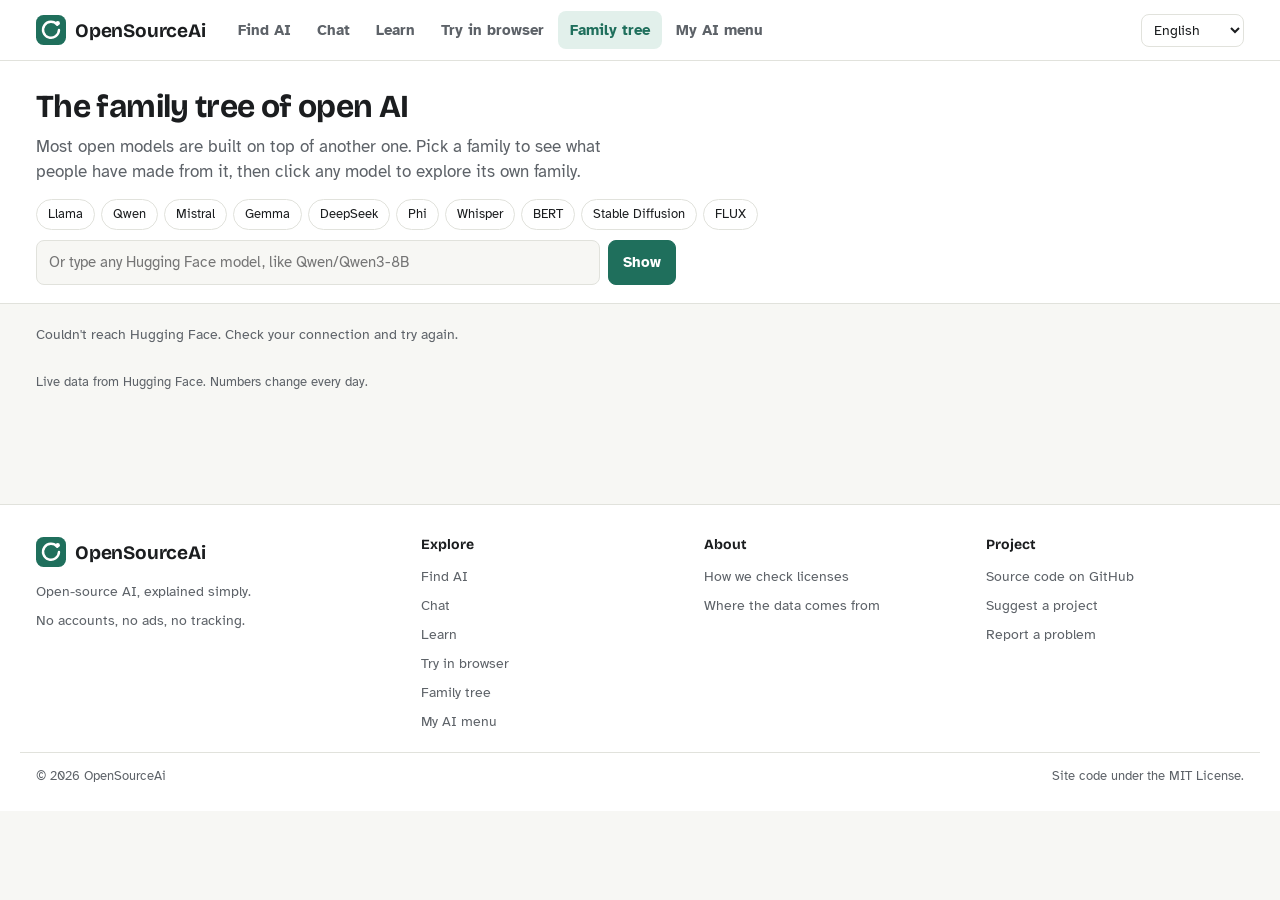
<file: site/tree.html>
<!doctype html>
<html lang="en">
<head>
  <meta charset="utf-8">
  <meta name="viewport" content="width=device-width, initial-scale=1">
  <title>Family Tree · OpenSourceAi</title>
  <meta name="description" content="The family tree of open AI: see every model people have built from Llama, Qwen, Mistral, Whisper and more, live from Hugging Face.">
  <link rel="preconnect" href="https://fonts.googleapis.com">
  <link rel="preconnect" href="https://fonts.gstatic.com" crossorigin>
  <link rel="stylesheet" href="https://fonts.googleapis.com/css2?family=Atkinson+Hyperlegible:wght@400;700&family=Bricolage+Grotesque:opsz,wght@12..96,600;12..96,700&display=swap">
  <link rel="stylesheet" href="style.css?v=bbebe0ced4">
  <!-- site-meta -->
  <link rel="icon" href="favicon.svg" type="image/svg+xml">
  <link rel="apple-touch-icon" href="apple-touch-icon.png">
  <meta name="theme-color" content="#1f6f5c">
  <link rel="canonical" href="https://alishahid74.github.io/OpenSourceAi/tree.html">
  <meta property="og:url" content="https://alishahid74.github.io/OpenSourceAi/tree.html">
  <meta property="og:type" content="website">
  <meta property="og:site_name" content="OpenSourceAi">
  <meta property="og:title" content="Family Tree · OpenSourceAi">
  <meta property="og:description" content="The family tree of open AI: see every model people have built from Llama, Qwen, Mistral, Whisper and more, live from Hugging Face.">
  <meta property="og:image" content="https://alishahid74.github.io/OpenSourceAi/og-image.png">
  <meta property="og:image:width" content="1200">
  <meta property="og:image:height" content="630">
  <meta name="twitter:card" content="summary_large_image">
  <!-- /site-meta -->
</head>
<body>
  <a class="skip" href="#main" data-i18n="skip">Skip to content</a>
  <!-- site-header -->
  <header class="site-header">
    <div class="wrap site-bar">
      <a class="brand" href="index.html" data-page="index.html"><svg class="brand-mark" viewBox="0 0 32 32" aria-hidden="true"><rect width="32" height="32" rx="8" fill="currentColor"/><path d="M22.6 10.4A8.5 8.5 0 1 0 24.5 16" fill="none" stroke="#fff" stroke-width="2.6" stroke-linecap="round"/><circle cx="23.2" cy="8.8" r="2.3" fill="#fff"/></svg><span>OpenSourceAi</span></a>
      <button class="nav-toggle" type="button" aria-expanded="false" aria-controls="siteNav" data-i18n-aria="nav.toggle" aria-label="Menu">
        <svg viewBox="0 0 24 24" aria-hidden="true"><path d="M4 7h16M4 12h16M4 17h16" stroke="currentColor" stroke-width="2" stroke-linecap="round"/></svg>
      </button>
      <nav id="siteNav" class="site-nav" data-i18n-aria="nav.main" aria-label="Main menu">
        <a href="index.html" data-page="index.html" data-i18n="nav.find">Find AI</a>
        <a href="chat.html" data-page="chat.html" data-i18n="nav.chatShort">Chat</a>
        <a href="learn.html" data-page="learn.html" data-i18n="nav.learn">Learn</a>
        <a href="try.html" data-page="try.html" data-i18n="nav.tryShort">Try in browser</a>
        <a href="tree.html" data-page="tree.html" data-i18n="nav.treeShort" aria-current="page">Family tree</a>
        <a href="menu.html" data-page="menu.html" data-i18n="nav.menuShort">My AI menu</a>
      </nav>
      <label class="langpick"><span class="sr-only" data-i18n="language">Language</span>
        <select id="lang"></select>
      </label>
    </div>
  </header>
  <!-- /site-header -->
  <header class="top">
    <div class="wrap">
      <h1 class="try-title" data-i18n="tree.title">The family tree of open AI</h1>
      <p class="tagline" data-i18n="tree.intro"></p>
      <div class="chips tree-families" id="families" role="group" data-i18n-aria="tree.title"></div>
      <form class="searchrow tree-search" id="treeSearch">
        <input id="treeQ" type="search" autocomplete="off" dir="ltr" data-i18n-placeholder="tree.searchPlaceholder" data-i18n-aria="tree.searchPlaceholder">
        <button class="primary" data-i18n="tree.go">Show</button>
      </form>
    </div>
  </header>

  <main id="main" class="wrap tree-page">
    <nav class="tree-path" id="treePath" hidden></nav>
    <p id="treeStatus" class="demo-status" role="status"></p>
    <div id="tree"></div>
    <p class="demo-meta" data-i18n="tree.source"></p>
  </main>
  <!-- site-footer -->
  <footer class="site-footer">
    <div class="wrap foot-grid">
      <div class="foot-brand">
        <a class="brand" href="index.html" data-page="index.html"><svg class="brand-mark" viewBox="0 0 32 32" aria-hidden="true"><rect width="32" height="32" rx="8" fill="currentColor"/><path d="M22.6 10.4A8.5 8.5 0 1 0 24.5 16" fill="none" stroke="#fff" stroke-width="2.6" stroke-linecap="round"/><circle cx="23.2" cy="8.8" r="2.3" fill="#fff"/></svg><span>OpenSourceAi</span></a>
        <p data-i18n="foot.tagline">Open-source AI, explained simply.</p>
        <p data-i18n="foot.privacy">No accounts, no ads, no tracking.</p>
      </div>
      <nav class="foot-col" aria-labelledby="footExplore">
        <h2 id="footExplore" data-i18n="foot.explore">Explore</h2>
          <a href="index.html" data-page="index.html" data-i18n="nav.find">Find AI</a>
          <a href="chat.html" data-page="chat.html" data-i18n="nav.chatShort">Chat</a>
          <a href="learn.html" data-page="learn.html" data-i18n="nav.learn">Learn</a>
          <a href="try.html" data-page="try.html" data-i18n="nav.tryShort">Try in browser</a>
          <a href="tree.html" data-page="tree.html" data-i18n="nav.treeShort">Family tree</a>
          <a href="menu.html" data-page="menu.html" data-i18n="nav.menuShort">My AI menu</a>
      </nav>
      <div class="foot-col">
        <h2 data-i18n="foot.about">About</h2>
        <a href="https://github.com/alishahid74/OpenSourceAi#rules-for-what-counts-as-open-source" data-i18n="foot.licenses">How we check licenses</a>
        <a href="https://github.com/alishahid74/OpenSourceAi#whats-here" data-i18n="foot.sources">Where the data comes from</a>
      </div>
      <div class="foot-col">
        <h2 data-i18n="foot.project">Project</h2>
        <a href="https://github.com/alishahid74/OpenSourceAi" data-i18n="foot.code">Source code on GitHub</a>
        <a href="https://github.com/alishahid74/OpenSourceAi/issues/new?title=Suggest%20a%20project" data-i18n="foot.suggest">Suggest a project</a>
        <a href="https://github.com/alishahid74/OpenSourceAi/issues/new" data-i18n="foot.report">Report a problem</a>
      </div>
    </div>
    <div class="wrap foot-bottom"><span>© 2026 OpenSourceAi</span><span data-i18n="foot.mit">Site code under the MIT License.</span></div>
  </footer>
  <!-- /site-footer -->


  <script src="i18n.js?v=4f5befcc2c"></script>
  <script src="tree.js?v=1465db4c48"></script>
</body>
</html>
</file>
<file: site/style.css>
:root {
  --bg: #f7f7f4;
  --surface: #ffffff;
  --text: #1b1d1f;
  --muted: #5d6268;
  --border: #e1e2dc;
  --accent: #1f6f5c;
  --accent-soft: #e2f0eb;
  --warn: #8a5a00;
  --warn-soft: #fbf0d9;
  --bad: #9b2c2c;
  --bad-soft: #f8e3e3;
  --info: #2c4f9b;
  --info-soft: #e4ebf8;
  --radius: 10px;
  --shadow: 0 1px 2px rgba(0,0,0,.04), 0 2px 8px rgba(0,0,0,.04);
  --font-display: "Bricolage Grotesque", system-ui, -apple-system, "Segoe UI", sans-serif;
  --font-body: "Atkinson Hyperlegible", system-ui, -apple-system, "Segoe UI", Roboto, sans-serif;
}
@media (prefers-color-scheme: dark) {
  :root:not([data-theme="light"]) {
    --bg: #131517;
    --surface: #1c1f22;
    --text: #e8e9ea;
    --muted: #a0a6ad;
    --border: #2e3236;
    --accent: #5cc3a6;
    --accent-soft: #19332c;
    --warn: #e6b35c;
    --warn-soft: #3a2e17;
    --bad: #ef8f8f;
    --bad-soft: #3a1e1e;
    --info: #8fb0ef;
    --info-soft: #1d2840;
    --shadow: none;
    color-scheme: dark;
  }
}
:root[data-theme="dark"] {
  --bg: #131517;
  --surface: #1c1f22;
  --text: #e8e9ea;
  --muted: #a0a6ad;
  --border: #2e3236;
  --accent: #5cc3a6;
  --accent-soft: #19332c;
  --warn: #e6b35c;
  --warn-soft: #3a2e17;
  --bad: #ef8f8f;
  --bad-soft: #3a1e1e;
  --info: #8fb0ef;
  --info-soft: #1d2840;
  --shadow: none;
  color-scheme: dark;
}

* { box-sizing: border-box; }
html { -webkit-text-size-adjust: 100%; }
body {
  margin: 0;
  background: var(--bg);
  color: var(--text);
  font: 15px/1.5 var(--font-body);
}
a { color: var(--accent); }
button, input, select { font: inherit; color: inherit; }
.wrap {
  max-width: 1240px; margin: 0 auto;
  padding-left: max(16px, env(safe-area-inset-left, 0px));
  padding-right: max(16px, env(safe-area-inset-right, 0px));
}

.top { background: var(--surface); border-bottom: 1px solid var(--border); padding-block: 28px 16px; }
.langpick select { padding: 6px 8px; border: 1px solid var(--border); border-radius: 8px; background: var(--surface); font-size: 14px; }
.top h1 { margin: 0; font: 700 30px/1.1 var(--font-display); letter-spacing: -.02em; }
.card h3, .dialog-head h2, #compareTable thead th { font-family: var(--font-display); }
.tagline, h1, h2, h3 { text-wrap: balance; }
.sr-only { position: absolute; width: 1px; height: 1px; overflow: hidden; clip: rect(0 0 0 0); white-space: nowrap; }
/* Arabic script joins its letters, so tightening the spacing breaks them apart. */
:lang(ar) .top h1, :lang(ur) .top h1 { letter-spacing: 0; }
.notice { color: var(--bad); font-size: 13px; }
.tagline { margin: 4px 0 0; color: var(--muted); font-size: 16px; }
.counts { margin: 6px 0 16px; color: var(--muted); font-size: 13px; }
.searchrow { display: flex; gap: 8px; }
#q {
  flex: 1; min-width: 0;
  padding: 12px 14px; font-size: 16px;
  border: 1px solid var(--border); border-radius: var(--radius);
  background: var(--bg);
}
#q:focus, select:focus, button:focus-visible { outline: 2px solid var(--accent); outline-offset: 1px; }

.chips { display: flex; flex-wrap: wrap; gap: 6px; margin-top: 12px; }
.chip {
  border: 1px solid var(--border); background: var(--surface);
  padding: 5px 11px; border-radius: 999px; cursor: pointer; font-size: 13px;
}
.chip:hover { border-color: var(--accent); }
.chip[aria-pressed="true"] { background: var(--accent); border-color: var(--accent); color: var(--surface); }
.chip .n { opacity: .65; margin-inline-start: 4px; font-variant-numeric: tabular-nums; }

.layout { display: grid; grid-template-columns: 230px minmax(0, 1fr); gap: 24px; padding-block: 20px 96px; }
.filters section { margin-bottom: 20px; }
.filters h2 { font-size: 12px; text-transform: uppercase; letter-spacing: .06em; color: var(--muted); margin: 0 0 8px; }
.opt { display: flex; align-items: flex-start; gap: 8px; padding: 3px 0; cursor: pointer; font-size: 14px; }
.opt input { margin-top: 4px; accent-color: var(--accent); }
.opt small { display: block; color: var(--muted); font-size: 12px; line-height: 1.35; }
.opt .n { color: var(--muted); font-size: 12px; margin-inline-start: auto; font-variant-numeric: tabular-nums; }
.filters select, .resultbar select {
  width: 100%; padding: 7px 8px; border: 1px solid var(--border); border-radius: 8px; background: var(--surface);
}

.ghost { border: 1px solid var(--border); background: var(--surface); padding: 8px 12px; border-radius: 8px; cursor: pointer; }
.ghost:hover { border-color: var(--accent); }
.primary { border: 1px solid var(--accent); background: var(--accent); color: var(--surface); padding: 8px 14px; border-radius: 8px; cursor: pointer; font-weight: 600; }
.only-mobile { display: none; }

.resultbar { display: flex; justify-content: space-between; align-items: center; gap: 12px; margin-bottom: 12px; color: var(--muted); font-size: 14px; }
.resultbar label { display: flex; align-items: center; gap: 8px; }
.resultbar select { width: auto; }

.grid { display: grid; grid-template-columns: repeat(auto-fill, minmax(290px, 1fr)); gap: 12px; }
.card {
  background: var(--surface); border: 1px solid var(--border); border-radius: var(--radius);
  padding: 14px; display: flex; flex-direction: column; gap: 8px; box-shadow: var(--shadow); min-width: 0;
}
.card.featured { border-color: color-mix(in srgb, var(--accent) 45%, var(--border)); }
.card-head { display: flex; justify-content: space-between; gap: 8px; align-items: flex-start; }
.card h3 { margin: 0; font-size: 16px; line-height: 1.3; overflow-wrap: anywhere; }
.card h3 a { color: var(--text); text-decoration: none; }
.card h3 a:hover { color: var(--accent); text-decoration: underline; }
.org { color: var(--muted); font-size: 13px; overflow-wrap: anywhere; }
.desc { margin: 0; font-size: 14px; color: var(--text); display: -webkit-box; -webkit-line-clamp: 3; -webkit-box-orient: vertical; overflow: hidden; }
.desc.none { color: var(--muted); font-style: italic; }
.tags { display: flex; flex-wrap: wrap; gap: 5px; margin-top: auto; }
.tag { font-size: 12px; padding: 2px 8px; border-radius: 999px; background: var(--bg); border: 1px solid var(--border); white-space: nowrap; }
.tag.lic-permissive { background: var(--accent-soft); border-color: transparent; color: var(--accent); }
.tag.lic-copyleft { background: var(--info-soft); border-color: transparent; color: var(--info); }
.tag.lic-restricted-open-weight, .tag.lic-custom { background: var(--warn-soft); border-color: transparent; color: var(--warn); }
.tag.lic-non-commercial { background: var(--bad-soft); border-color: transparent; color: var(--bad); }
.tag.pick { background: var(--accent); color: var(--surface); border-color: transparent; }
.card-foot { display: flex; justify-content: space-between; align-items: center; font-size: 13px; color: var(--muted); border-top: 1px solid var(--border); padding-top: 8px; }
.cmp { display: flex; align-items: center; gap: 6px; cursor: pointer; }
.cmp input { accent-color: var(--accent); }

.card-actions { display: flex; align-items: center; gap: 12px; }
.howto-btn { border: 1px solid var(--accent); background: var(--accent-soft); color: var(--accent); padding: 4px 10px; border-radius: 6px; cursor: pointer; font-size: 13px; font-weight: 700; }
.howto-btn:hover { background: var(--accent); color: var(--surface); }

.finder { background: var(--surface); border: 1px solid var(--border); border-radius: var(--radius); padding: 18px; margin-bottom: 24px; display: grid; gap: 14px; box-shadow: var(--shadow); }
.finder h2 { margin: 0; font: 700 20px/1.2 var(--font-display); }
.finder-q { display: grid; gap: 6px; }
.qlabel { font-weight: 700; font-size: 14px; }
.pills { display: flex; flex-wrap: wrap; gap: 6px; }
.pill { border: 1px solid var(--border); background: var(--bg); padding: 6px 12px; border-radius: 8px; cursor: pointer; font-size: 14px; }
.pill:hover { border-color: var(--accent); }
.pill[aria-pressed="true"] { background: var(--accent); border-color: var(--accent); color: var(--surface); }
.pill small { opacity: .75; margin-inline-start: 4px; }
.specs summary { cursor: pointer; color: var(--accent); font-size: 14px; width: fit-content; }
.specs-row { display: flex; flex-wrap: wrap; gap: 10px 18px; align-items: end; margin-top: 8px; }
.specs-row label:not(.opt) { display: grid; gap: 4px; font-size: 13px; color: var(--muted); }
.specs-row select { padding: 6px 8px; border: 1px solid var(--border); border-radius: 8px; background: var(--surface); }
.specs-help { color: var(--muted); font-size: 12px; margin: 8px 0 0; max-width: 65ch; }
.tag.fit-good { background: var(--accent-soft); color: var(--accent); border-color: transparent; font-weight: 700; }
.tag.fit-slow { background: var(--warn-soft); color: var(--warn); border-color: transparent; font-weight: 700; }
.tag.fit-no { background: var(--bad-soft); color: var(--bad); border-color: transparent; font-weight: 700; }
.picks-title { margin: 6px 0 0; font: 700 15px/1.3 var(--font-display); color: var(--muted); }
.picks .card { background: var(--bg); }
#fAll { justify-self: start; }

.howto-body { padding: 4px 20px 20px; max-width: 760px; }
.howto-body ol { padding-inline-start: 22px; margin: 12px 0; display: grid; gap: 12px; }
.howto-body li { padding-inline-start: 4px; min-width: 0; }
.howto-body a { overflow-wrap: anywhere; }
#howtoDialog { overflow-x: hidden; }
.howto-body li p { margin: 0; }
.howto-meta { color: var(--muted); font-size: 14px; margin: 12px 0 0; }
.codebox { position: relative; margin-top: 6px; }
.codebox pre { margin: 0; padding: 12px; padding-inline-end: 74px; background: var(--bg); border: 1px solid var(--border); border-radius: 8px; overflow-x: auto; font: 13px/1.5 ui-monospace, "Cascadia Code", Consolas, monospace; white-space: pre; }
.copy { position: absolute; top: 6px; inset-inline-end: 6px; font-size: 12px; padding: 4px 8px; }
.caution { background: var(--warn-soft); color: var(--warn); border-radius: 8px; padding: 10px 12px; font-size: 14px; margin-top: 12px; }

.more { text-align: center; margin: 20px 0; }
.empty { text-align: center; color: var(--muted); padding: 40px 0; }

.comparebar { position: fixed; left: 0; right: 0; bottom: 0; background: var(--surface); border-top: 1px solid var(--border); padding-block: 10px calc(10px + env(safe-area-inset-bottom, 0px)); box-shadow: 0 -4px 16px rgba(0,0,0,.08); z-index: 10; }
.comparebar-inner { display: flex; justify-content: space-between; align-items: center; gap: 12px; }
.comparebar-inner > div { display: flex; gap: 8px; flex-shrink: 0; }
#compareList { font-size: 14px; overflow: hidden; text-overflow: ellipsis; white-space: nowrap; min-width: 0; }

dialog {
  width: min(1100px, calc(100vw - 32px)); max-height: calc(100vh - 48px);
  border: 1px solid var(--border); border-radius: var(--radius); padding: 0;
  background: var(--surface); color: var(--text);
}
dialog::backdrop { background: rgba(0,0,0,.45); }
.dialog-head { display: flex; justify-content: space-between; align-items: center; padding: 12px 16px; border-bottom: 1px solid var(--border); position: sticky; top: 0; background: var(--surface); }
.dialog-head h2 { margin: 0; font-size: 18px; }
.table-scroll { overflow-x: auto; padding: 4px 16px 16px; }
#compareTable { border-collapse: collapse; width: 100%; font-size: 14px; }
#compareTable th, #compareTable td { text-align: start; vertical-align: top; padding: 10px 12px; border-bottom: 1px solid var(--border); min-width: 180px; }
#compareTable th[scope="row"] { color: var(--muted); font-weight: 500; min-width: 110px; width: 110px; }
#compareTable thead th { font-size: 15px; }

.foot { color: var(--muted); font-size: 13px; padding-block: 0 96px; }
@media (prefers-reduced-motion: reduce) { * { scroll-behavior: auto !important; transition: none !important; } }

@media (max-width: 800px) {
  .layout { grid-template-columns: minmax(0, 1fr); }
  .only-mobile { display: inline-block; }
  .filters { display: none; background: var(--surface); border: 1px solid var(--border); border-radius: var(--radius); padding: 14px; }
  .filters.open { display: block; }
  .top h1 { font-size: 24px; }
  .chips { flex-wrap: nowrap; overflow-x: auto; padding-bottom: 4px; scrollbar-width: thin; }
  .chip { flex-shrink: 0; }
  .grid { grid-template-columns: 1fr; }
}

/* ---- main page link to the Try page ---- */

/* ---- Try AI page ---- */
.home { color: inherit; text-decoration: none; }
.try-title { margin: 14px 0 0; font: 700 26px/1.2 var(--font-display); }
.demos { display: grid; grid-template-columns: repeat(auto-fit, minmax(min(100%, 340px), 1fr)); gap: 18px; padding-block: 24px 64px; align-items: start; }
.demo { background: var(--surface); border: 1px solid var(--border); border-radius: var(--radius); padding: 18px; display: grid; gap: 12px; box-shadow: var(--shadow); min-width: 0; }
.demo h2 { margin: 0; font: 700 20px/1.2 var(--font-display); }
.demo-desc { margin: 0; color: var(--muted); }
.demo-field { display: grid; gap: 4px; font-size: 14px; font-weight: 700; }
.demo-field select, .demo-field textarea { font-weight: 400; padding: 8px; border: 1px solid var(--border); border-radius: 8px; background: var(--bg); width: 100%; box-sizing: border-box; }
.demo-field textarea { resize: vertical; font-size: 15px; }
.demo-actions { display: flex; flex-wrap: wrap; gap: 8px; }
.demo-actions:empty { display: none; }
.filebtn { position: relative; display: inline-block; text-decoration: none; }
.filebtn input { position: absolute; inset: 0; opacity: 0; cursor: pointer; width: 100%; }
.filebtn.disabled, button:disabled { opacity: .5; pointer-events: none; }
.filebtn:focus-within { outline: 2px solid var(--accent); outline-offset: 2px; }
.demo audio { width: 100%; }
.demo progress { width: 100%; accent-color: var(--accent); }
.demo-status { margin: 0; min-height: 1.5em; color: var(--muted); font-size: 14px; }
.demo-out-wrap { display: grid; gap: 4px; }
.demo-label { font-size: 14px; font-weight: 700; }
.demo-out { margin: 0; min-height: 3em; padding: 10px 12px; background: var(--bg); border: 1px solid var(--border); border-radius: 8px; white-space: pre-wrap; overflow-wrap: anywhere; }
.demo-meta { margin: 0; color: var(--muted); font-size: 13px; }
.bg-pair { display: grid; grid-template-columns: 1fr 1fr; gap: 10px; }
.bg-pair[hidden] { display: none; }
.bg-pair figure { margin: 0; display: grid; gap: 4px; min-width: 0; }
.bg-pair figcaption { font-size: 13px; color: var(--muted); }
.bg-pair img, .bg-pair canvas { width: 100%; height: auto; display: block; border-radius: 8px; }
.checker { border-radius: 8px; min-height: 60px; background: repeating-conic-gradient(var(--border) 0 25%, var(--surface) 0 50%) 0 0 / 16px 16px; }

/* ---- links between pages ---- */
.linklike { background: none; border: 0; padding: 0; color: var(--accent); text-decoration: underline; cursor: pointer; font: inherit; }

/* ---- family tree ---- */
.tree-families { margin-top: 14px; }
.tree-search { margin-top: 10px; max-width: 640px; }
.tree-search input { flex: 1; min-width: 0; padding: 10px 12px; border: 1px solid var(--border); border-radius: 8px; background: var(--bg); }
.tree-page { padding-block: 20px 64px; display: grid; gap: 14px; }
.tree-path { font-size: 14px; color: var(--muted); display: flex; flex-wrap: wrap; gap: 6px; align-items: center; }
.tree-path[hidden] { display: none; }
#tree[aria-busy="true"] { opacity: .5; transition: opacity .2s; }
.tree-parents { display: flex; flex-wrap: wrap; gap: 8px; align-items: center; justify-content: center; font-size: 14px; color: var(--muted); }
.tree-center { position: relative; max-width: 560px; margin: 14px auto 0; background: var(--surface); border: 2px solid var(--accent); border-radius: var(--radius); padding: 16px; text-align: center; display: grid; gap: 8px; box-shadow: var(--shadow); }
.tree-center::before { content: ""; position: absolute; inset-inline-start: 50%; top: -16px; height: 14px; border-inline-start: 2px solid var(--border); }
.tree-center h2 { margin: 0; font: 700 22px/1.2 var(--font-display); overflow-wrap: anywhere; }
.tree-center .org { margin: 0; color: var(--muted); font-size: 14px; }
.tree-stats { display: grid; grid-template-columns: repeat(3, minmax(0, 1fr)); gap: 8px; }
.tree-stats div { background: var(--bg); border-radius: 8px; padding: 8px; display: grid; gap: 2px; }
.tree-stats span { font-size: 12px; color: var(--muted); }
.tree-stats b { font: 700 20px/1.2 var(--font-display); }
.tree-branches { position: relative; margin-top: 20px; padding-top: 20px; border-top: 2px solid var(--border); display: grid; grid-template-columns: repeat(auto-fit, minmax(min(100%, 220px), 1fr)); gap: 14px; }
.tree-branches::before { content: ""; position: absolute; inset-inline-start: 50%; top: -22px; height: 20px; border-inline-start: 2px solid var(--border); }
.branch { position: relative; background: var(--surface); border: 1px solid var(--border); border-top: 4px solid var(--accent); border-radius: var(--radius); padding: 12px; display: grid; gap: 8px; align-content: start; min-width: 0; }
.branch::before { content: ""; position: absolute; inset-inline-start: 50%; top: -24px; height: 20px; border-inline-start: 2px solid var(--border); }
.branch-adapter { border-top-color: var(--info); }
.branch-quantized { border-top-color: var(--muted); }
.branch-merge { border-top-color: var(--warn); }
.branch h3 { margin: 0; font: 700 17px/1.2 var(--font-display); display: flex; justify-content: space-between; gap: 8px; }
.branch h3 .n { color: var(--muted); font-variant-numeric: tabular-nums; }
.branch .help { margin: 0; font-size: 13px; color: var(--muted); }
.branch-list { display: grid; gap: 6px; }
.tree-model { display: grid; gap: 1px; text-align: start; width: 100%; background: var(--bg); border: 1px solid var(--border); border-radius: 8px; padding: 6px 10px; cursor: pointer; min-width: 0; }
.tree-model:hover { border-color: var(--accent); }
.tree-model span { font-weight: 700; overflow-wrap: anywhere; }
.tree-model small { color: var(--muted); font-size: 12px; overflow-wrap: anywhere; }
.tree-parents .tree-model { width: auto; }
.more-link { font-size: 13px; }
.tree-langs { background: var(--surface); border: 1px solid var(--border); border-radius: var(--radius); padding: 14px; display: grid; gap: 10px; }
.tree-langs h3 { margin: 0; font: 700 17px/1.2 var(--font-display); }
.tree-langs .chips { flex-wrap: wrap; overflow: visible; }

/* ---- AI menu ---- */
.menu-page { padding-block: 20px 64px; display: grid; gap: 14px; }
.menu-pc h2 { margin: 0; font: 700 20px/1.2 var(--font-display); }
.menu-pc .demo-meta { margin: 0; }
.menu-list { list-style: none; margin: 0; padding: 0; display: grid; gap: 8px; }
.menu-row { background: var(--surface); border: 1px solid var(--border); border-radius: var(--radius); padding: 12px 14px; display: grid; grid-template-columns: minmax(120px, 200px) minmax(0, 1fr) auto; gap: 6px 16px; align-items: start; break-inside: avoid; }
.menu-task { font-weight: 700; color: var(--muted); font-size: 14px; padding-top: 2px; }
.menu-pick a { font: 700 17px/1.3 var(--font-display); margin-inline-end: 6px; }
.menu-pick .desc { margin: 4px 0 0; font-size: 14px; }
.menu-also { margin: 4px 0 0; font-size: 13px; color: var(--muted); }
.empty-row { margin: 0; color: var(--muted); }
.print-only { display: none; }
@media (max-width: 640px) { .menu-row { grid-template-columns: minmax(0, 1fr); } }
@media print {
  .no-print, .comparebar, dialog { display: none !important; }
  .print-only { display: block; }
  body { background: #fff; color: #000; }
  .top { padding-block: 0 8px; border: 0; }
  .menu-row, .finder { box-shadow: none; border-color: #ccc; }
  a { color: #000; }
}

/* ---- chat ---- */
.chat-page { padding-block: 20px 64px; display: grid; gap: 14px; }
.chat-support { margin: 0; padding: 8px 12px; border-radius: 8px; background: var(--bg); color: var(--muted); font-size: 14px; }
.chat-support.ok { background: var(--accent-soft); color: var(--accent); font-weight: 700; }
.chat-support.bad { background: var(--bad-soft); color: var(--bad); font-weight: 700; }
.model-cards { display: grid; grid-template-columns: repeat(auto-fit, minmax(min(100%, 190px), 1fr)); gap: 8px; }
.model-card { display: grid; gap: 4px; align-content: start; text-align: start; padding: 10px 12px; background: var(--bg); border: 1px solid var(--border); border-radius: 8px; cursor: pointer; }
.model-card:hover { border-color: var(--accent); }
.model-card[aria-pressed="true"] { border: 2px solid var(--accent); padding: 9px 11px; background: var(--surface); }
.model-card b { font: 700 16px/1.2 var(--font-display); text-align: start; }
.model-card span { font-size: 14px; }
.model-card small { color: var(--muted); font-size: 12px; }
.chat-box { background: var(--surface); border: 1px solid var(--border); border-radius: var(--radius); box-shadow: var(--shadow); display: grid; min-width: 0; }
.chat-head { display: flex; flex-wrap: wrap; gap: 6px 12px; align-items: center; padding: 10px 14px; border-bottom: 1px solid var(--border); }
.chat-head h2 { margin: 0; font: 700 18px/1.2 var(--font-display); }
.chat-head h2:empty { display: none; }
.chat-head #newChat { margin-inline-start: auto; }
.chat-log { min-height: 260px; max-height: 70vh; overflow-y: auto; padding: 14px; display: grid; gap: 12px; align-content: start; }
.chat-empty { color: var(--muted); margin: 0; }
.chat-empty p { margin: 0 0 8px; }
.chat-empty .chips { flex-wrap: wrap; overflow: visible; }
.chat-log { gap: 22px; padding: 18px; }
.msg { max-width: 85%; overflow-wrap: anywhere; }
.msg-user { justify-self: end; background: var(--accent-soft); padding: 10px 14px; border-radius: 16px; border-end-end-radius: 4px; white-space: pre-wrap; line-height: 1.5; }
.msg-assistant { justify-self: stretch; max-width: 72ch; }
.msg-who { display: flex; align-items: center; gap: 6px; margin-bottom: 6px; font: 700 13px/1.2 var(--font-display); color: var(--accent); }
.msg-body { font-size: 16.5px; line-height: 1.7; }
.msg-body > :first-child { margin-top: 0; }
.msg-body > :last-child { margin-bottom: 0; }
.msg-body p { margin: 0 0 .8em; }
.msg-body h3 { margin: 1.1em 0 .4em; font: 700 18px/1.3 var(--font-display); }
.msg-body ul, .msg-body ol { margin: 0 0 .9em; padding-inline-start: 1.5em; display: grid; gap: .45em; }
.msg-body li { padding-inline-start: .2em; }
.msg-body li::marker { color: var(--accent); font-weight: 700; }
.msg-body strong { font-weight: 700; }
.msg-body blockquote { margin: 0 0 .8em; padding: 2px 12px; border-inline-start: 3px solid var(--accent); border-radius: 0; color: var(--muted); }
.msg-body code { font: 14px/1.4 ui-monospace, SFMono-Regular, Consolas, monospace; background: var(--bg); border: 1px solid var(--border); border-radius: 5px; padding: 1px 5px; }
.msg-body pre { white-space: pre; overflow-x: auto; background: var(--bg); border: 1px solid var(--border); border-radius: 8px; padding: 12px; margin: 0 0 .9em; }
.msg-body pre code { border: 0; padding: 0; background: none; font-size: 13.5px; }
.msg-body a { color: var(--accent); }
.msg-assistant.writing .msg-body:empty::before { content: "…"; color: var(--muted); }
.msg-assistant.writing .msg-body > :last-child::after, .msg-assistant.writing .msg-body:not(:has(*))::after { content: ""; display: inline-block; width: .5em; height: 1em; margin-inline-start: 3px; vertical-align: -0.12em; background: var(--accent); border-radius: 2px; animation: caret 1s steps(2) infinite; }
.msg-assistant.writing .msg-body > ul:last-child::after, .msg-assistant.writing .msg-body > ol:last-child::after, .msg-assistant.writing .msg-body > pre:last-child::after { display: none; }
@keyframes caret { 50% { opacity: 0; } }
@media (prefers-reduced-motion: reduce) { .msg-assistant.writing .msg-body > :last-child::after { animation: none; } }
.chat-input { display: flex; gap: 8px; padding: 10px; border-top: 1px solid var(--border); align-items: flex-end; }
.chat-input textarea { font: inherit; font-size: 16px; line-height: 1.5; flex: 1; min-width: 0; resize: vertical; padding: 8px 10px; border: 1px solid var(--border); border-radius: 8px; background: var(--bg); font-size: 15px; }
.chat-box > .demo-meta { padding: 0 14px 10px; }

/* ---- shared header ---- */
.skip { position: absolute; inset-inline-start: 12px; top: -48px; z-index: 20; background: var(--accent); color: var(--surface); padding: 8px 12px; border-radius: 8px; font-weight: 700; }
.skip:focus { top: 8px; }
:focus-visible { outline: 2px solid var(--accent); outline-offset: 2px; }
.site-header { position: sticky; top: 0; z-index: 10; background: var(--surface); border-bottom: 1px solid var(--border); }
.site-bar { display: flex; align-items: center; gap: 8px 20px; min-height: 60px; }
.brand { display: inline-flex; align-items: center; gap: 9px; color: var(--text); text-decoration: none; font: 700 19px/1 var(--font-display); letter-spacing: -.01em; }
.brand-mark { width: 30px; height: 30px; flex: none; color: var(--accent); }
.site-nav { display: flex; gap: 2px; flex-wrap: wrap; }
.site-nav a { padding: 8px 12px; border-radius: 8px; color: var(--muted); text-decoration: none; font-weight: 700; font-size: 15px; }
.site-nav a:hover { color: var(--text); background: var(--bg); }
.site-nav a[aria-current="page"] { color: var(--accent); background: var(--accent-soft); }
.site-bar .langpick { margin-inline-start: auto; }
.nav-toggle { display: none; width: 40px; height: 40px; padding: 8px; border: 1px solid var(--border); border-radius: 8px; background: var(--surface); color: var(--text); cursor: pointer; }
.nav-toggle svg { width: 100%; height: 100%; display: block; }
@media (max-width: 1060px) {
  .site-bar { flex-wrap: wrap; gap: 8px 10px; padding-block: 10px; }
  .site-bar .langpick select { max-width: 120px; }
  .site-bar .langpick { order: 1; }
  .nav-toggle { display: inline-block; order: 2; }
  .site-nav { order: 3; display: none; flex-basis: 100%; flex-direction: column; padding-bottom: 6px; }
  .nav-open .site-nav { display: flex; }
  .site-nav a { padding: 11px 12px; font-size: 16px; }
}

/* ---- page intros and the home page start ---- */
.top { padding-block: 28px 18px; }
.top h1 { margin: 0; font: 700 32px/1.15 var(--font-display); letter-spacing: -.02em; }
.top .tagline { margin-top: 8px; max-width: 65ch; font-size: 17px; line-height: 1.5; }
.hero { padding-block: 40px 18px; }
.hero h1 { max-width: 22ch; font-size: clamp(30px, 4.5vw, 44px); }
.hero-sub { margin: 12px 0 0; max-width: 62ch; color: var(--muted); font-size: 18px; line-height: 1.55; }
.hero-actions { display: flex; flex-wrap: wrap; gap: 10px; margin-top: 20px; }
.btn { display: inline-flex; align-items: center; justify-content: center; min-height: 44px; padding: 10px 18px; border-radius: 10px; font-weight: 700; text-decoration: none; font-size: 16px; }
.btn.primary { color: var(--surface); }
.btn.ghost { color: var(--text); }
.hero .counts { margin: 14px 0 0; font-size: 14px; }
.home-cards { display: grid; grid-template-columns: repeat(auto-fit, minmax(min(100%, 220px), 1fr)); gap: 10px; margin: 22px 0; }
.home-card { display: grid; gap: 4px; padding: 14px 16px; background: var(--bg); border: 1px solid var(--border); border-radius: var(--radius); color: var(--text); text-decoration: none; transition: border-color .15s; }
.home-card:hover { border-color: var(--accent); }
.home-card b { font: 700 16px/1.25 var(--font-display); color: var(--accent); }
.home-card span { font-size: 14px; color: var(--muted); }
#finder { scroll-margin-top: 80px; }
.notfound { padding-block: 64px 80px; display: grid; justify-items: start; gap: 8px; }
.notfound-code { margin: 0; font: 700 72px/1 var(--font-display); color: var(--accent); }
.notfound h1 { margin: 0; font: 700 30px/1.2 var(--font-display); }
.notfound p { margin: 0; color: var(--muted); font-size: 17px; }

/* ---- shared footer ---- */
.site-footer { margin-top: 48px; background: var(--surface); border-top: 1px solid var(--border); color: var(--muted); font-size: 14px; }
.foot-grid { display: grid; grid-template-columns: minmax(0, 1.4fr) repeat(3, minmax(0, 1fr)); gap: 24px; padding-block: 32px 20px; }
.foot-brand p { margin: 8px 0 0; }
.foot-col { display: grid; gap: 8px; align-content: start; }
.foot-col h2 { margin: 0 0 4px; font: 700 14px/1.2 var(--font-display); color: var(--text); }
.foot-col a { color: var(--muted); text-decoration: none; }
.foot-col a:hover { color: var(--accent); text-decoration: underline; }
.foot-bottom { display: flex; flex-wrap: wrap; justify-content: space-between; gap: 6px 16px; padding-block: 14px 24px; border-top: 1px solid var(--border); font-size: 13px; }
@media (max-width: 760px) { .foot-grid { grid-template-columns: minmax(0, 1fr) minmax(0, 1fr); } .foot-brand { grid-column: 1 / -1; } }
.foot { padding-block: 16px 24px; }
@media print { .site-header, .site-footer, .skip { display: none !important; } }
/* Devanagari, Arabic and Urdu letters reach higher and lower than Latin ones. */
:lang(hi) .top h1, :lang(ar) .top h1, :lang(ur) .top h1, :lang(hi) .notfound h1, :lang(ar) .notfound h1, :lang(ur) .notfound h1 { line-height: 1.45; letter-spacing: 0; }

/* ---- learn ---- */
.learn-page { padding-block: 24px 24px; display: grid; gap: 40px; }
.section-title { margin: 0 0 12px; font: 700 22px/1.25 var(--font-display); }
.section-intro { margin: -4px 0 14px; color: var(--muted); max-width: 70ch; line-height: 1.55; }
.lesson-tabs { flex-wrap: wrap; overflow: visible; margin-bottom: 12px; }
.lesson { background: var(--surface); border: 1px solid var(--border); border-radius: var(--radius); box-shadow: var(--shadow); padding: 18px; display: grid; gap: 14px; justify-items: start; }
.lesson h3 { margin: 0; font: 700 19px/1.2 var(--font-display); }
.lesson-pair { display: grid; grid-template-columns: repeat(auto-fit, minmax(min(100%, 260px), 1fr)); gap: 12px; width: 100%; }
.lesson-box { border-radius: 10px; padding: 12px 14px; display: grid; gap: 6px; align-content: start; }
.lesson-box p { margin: 0; font-size: 16px; line-height: 1.55; white-space: pre-wrap; overflow-wrap: anywhere; }
.lesson-box.weak { background: var(--bad-soft); color: var(--bad); }
.lesson-box.better { background: var(--accent-soft); color: var(--accent); }
.lesson-box.better p { color: var(--text); }
.lesson-label { font-size: 13px; font-weight: 700; }
.lesson-why { margin: 0; color: var(--muted); max-width: 70ch; line-height: 1.55; }
.prompt-grid { display: grid; grid-template-columns: repeat(auto-fit, minmax(min(100%, 260px), 1fr)); gap: 12px; }
.prompt-card { background: var(--surface); border: 1px solid var(--border); border-radius: var(--radius); padding: 14px; display: grid; gap: 8px; align-content: start; grid-template-rows: auto 1fr auto; }
.prompt-card h3 { margin: 0; font: 700 16px/1.25 var(--font-display); }
.prompt-card p { margin: 0; color: var(--muted); font-size: 14px; line-height: 1.5; white-space: pre-wrap; overflow-wrap: anywhere; }
.prompt-actions { display: flex; gap: 8px; flex-wrap: wrap; }
.btn.small { min-height: 34px; padding: 6px 12px; font-size: 14px; border-radius: 8px; }
</file>
